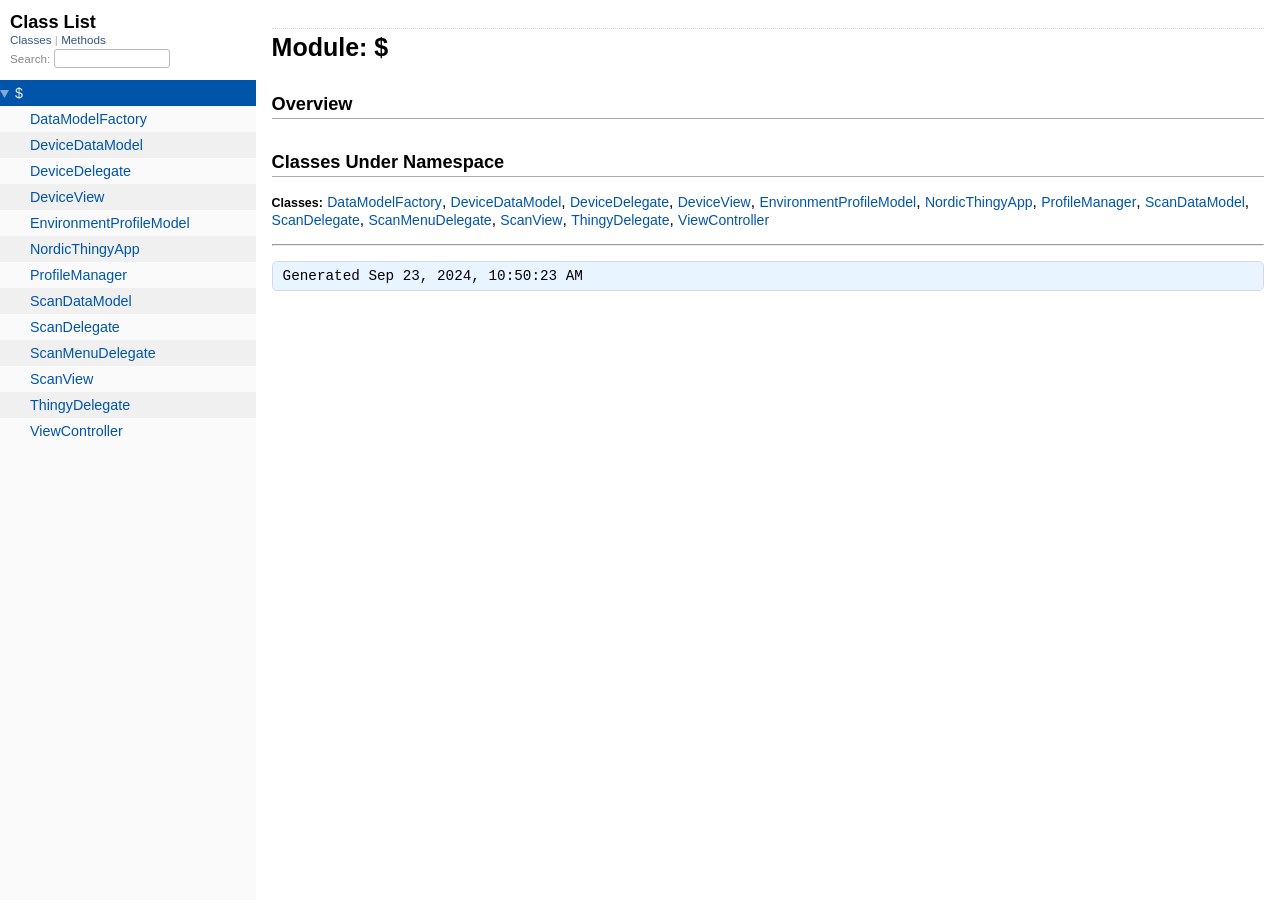
<file: docs/index.html>
<!-- Header -->
<!DOCTYPE html>
<html>
  <head>
    <meta charset="utf-8">
    <meta name="viewport" content="width=device-width, initial-scale=1.0">
    <title> $ </title>

    <link rel="stylesheet" href="./css/style.css" type="text/css" charset="utf-8" />
    <link rel="stylesheet" href="./css/common.css" type="text/css" charset="utf-8" />

    <script type="text/javascript" charset="utf-8">
      pathId = "$";
      relpath = './';
    </script>
    <script type="text/javascript" charset="utf-8" src="./js/jquery.js"></script>
    <script type="text/javascript" charset="utf-8" src="./js/app.js"></script>
 </head>

 <body>
<div class="nav_wrap">
  <iframe id="nav" src="./class_list.html"></iframe>
  <div id="resizer"></div>
</div>

<div id="main" tabindex="-1">
<iframe id="search_frame" src="./class_list.html"></iframe>


  <div id="content"><h1>Module: $</h1>


<h2>Overview</h2>
<!-- Overview -->






<div class="tags">





</div>



<!-- Child Classes -->
<h2>Classes Under Namespace</h2>
<p class="children">
<strong class="classes">Classes:</strong> <span class='type'><a href="./Global/DataModelFactory.html">DataModelFactory</a></span>, <span class='type'><a href="./Global/DeviceDataModel.html">DeviceDataModel</a></span>, <span class='type'><a href="./Global/DeviceDelegate.html">DeviceDelegate</a></span>, <span class='type'><a href="./Global/DeviceView.html">DeviceView</a></span>, <span class='type'><a href="./Global/EnvironmentProfileModel.html">EnvironmentProfileModel</a></span>, <span class='type'><a href="./Global/NordicThingyApp.html">NordicThingyApp</a></span>, <span class='type'><a href="./Global/ProfileManager.html">ProfileManager</a></span>, <span class='type'><a href="./Global/ScanDataModel.html">ScanDataModel</a></span>, <span class='type'><a href="./Global/ScanDelegate.html">ScanDelegate</a></span>, <span class='type'><a href="./Global/ScanMenuDelegate.html">ScanMenuDelegate</a></span>, <span class='type'><a href="./Global/ScanView.html">ScanView</a></span>, <span class='type'><a href="./Global/ThingyDelegate.html">ThingyDelegate</a></span>, <span class='type'><a href="./Global/ViewController.html">ViewController</a></span>
</p>







</div>

<hr/>

<p class="signature">
Generated Sep 23, 2024, 10:50:23 AM
</p>

</body>
</file>
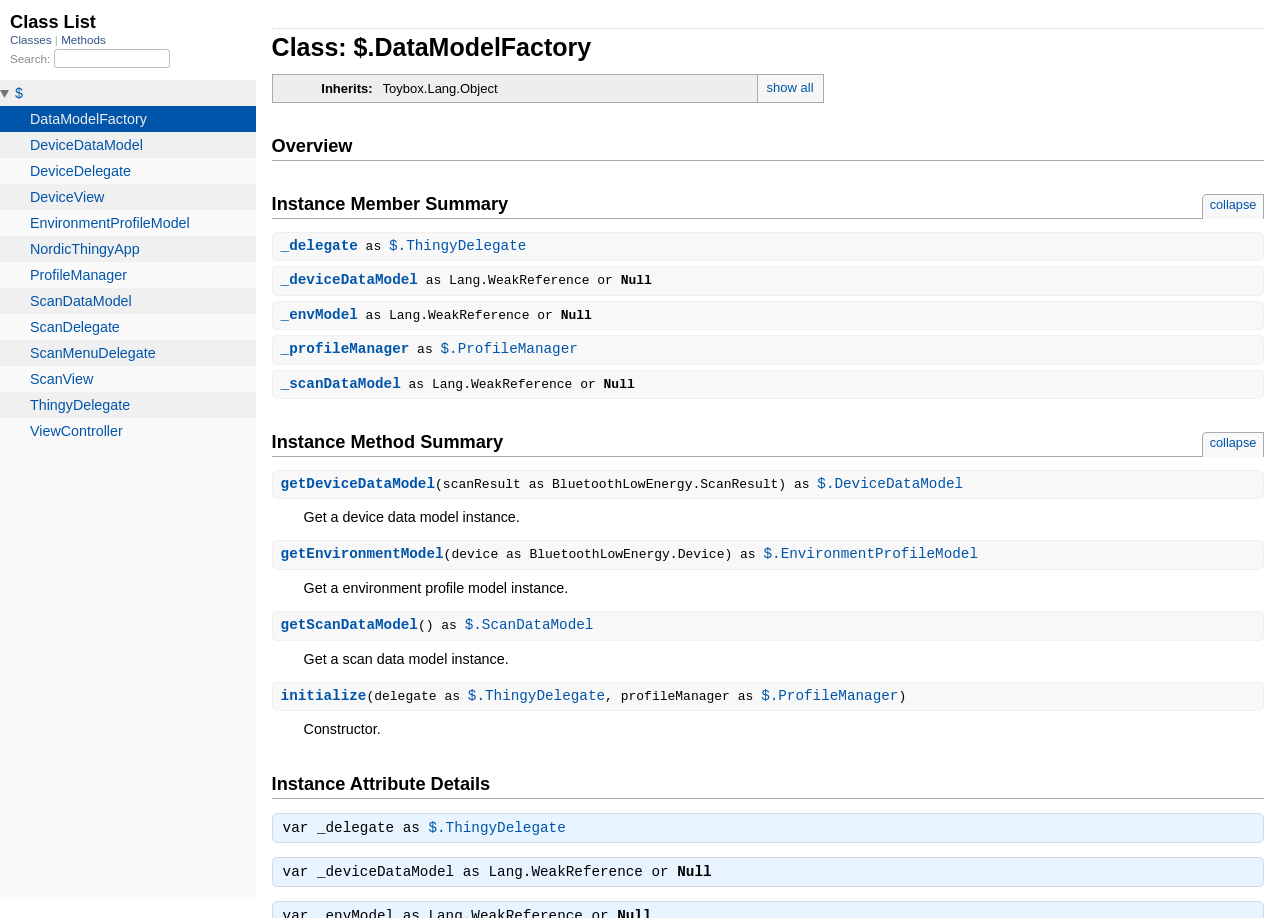
<file: docs/Global/DataModelFactory.html>
<!-- Header -->
<!DOCTYPE html>
<html>
  <head>
    <meta charset="utf-8">
    <meta name="viewport" content="width=device-width, initial-scale=1.0">
    <title> $.DataModelFactory </title>

    <link rel="stylesheet" href="../css/style.css" type="text/css" charset="utf-8" />
    <link rel="stylesheet" href="../css/common.css" type="text/css" charset="utf-8" />

    <script type="text/javascript" charset="utf-8">
      pathId = "$.DataModelFactory";
      relpath = '../';
    </script>
    <script type="text/javascript" charset="utf-8" src="../js/jquery.js"></script>
    <script type="text/javascript" charset="utf-8" src="../js/app.js"></script>
 </head>

 <body>
<div class="nav_wrap">
  <iframe id="nav" src="../class_list.html"></iframe>
  <div id="resizer"></div>
</div>

<div id="main" tabindex="-1">
<iframe id="search_frame" src="../class_list.html"></iframe>


  <div id="content"><h1>Class: $.DataModelFactory</h1>

  <!-- Inherits -->
  <div class="box_info">
    <dl>
  <dt>Inherits:</dt>
  <dd>
    <span class="inheritName">Toybox.Lang.Object</span>
    <ul class="fullTree">
      <li class="next">
  <div class='inline'>
    Toybox.Lang.Object
  </div>
</li>
<li class="next">
  <div class='inline'>
    <a href="../Global/DataModelFactory.html">DataModelFactory</a>
  </div>
</li>
    </ul>
    <a href="#" class="inheritanceTree">show all</a>
  </dd>
</dl>
  </div>

<h2>Overview</h2>
<!-- Overview -->






<div class="tags">





</div>







<h2>Instance Member Summary <small><a href="#" class="summary_toggle">collapse</a></small></h2>
<ul class="summary">
   <li class="public">
  <span class="summary_signature summary_signature_link">
    <a href="#_delegate-var" title="_delegate (Var)"><strong>_delegate</strong></a>  as <span class='type'><a href="../Global/ThingyDelegate.html">$.ThingyDelegate</a></span>
  </span>



</li><li class="public">
  <span class="summary_signature summary_signature_link">
    <a href="#_deviceDataModel-var" title="_deviceDataModel (Var)"><strong>_deviceDataModel</strong></a>  as Lang.WeakReference or <b>Null</b>
  </span>



</li><li class="public">
  <span class="summary_signature summary_signature_link">
    <a href="#_envModel-var" title="_envModel (Var)"><strong>_envModel</strong></a>  as Lang.WeakReference or <b>Null</b>
  </span>



</li><li class="public">
  <span class="summary_signature summary_signature_link">
    <a href="#_profileManager-var" title="_profileManager (Var)"><strong>_profileManager</strong></a>  as <span class='type'><a href="../Global/ProfileManager.html">$.ProfileManager</a></span>
  </span>



</li><li class="public">
  <span class="summary_signature summary_signature_link">
    <a href="#_scanDataModel-var" title="_scanDataModel (Var)"><strong>_scanDataModel</strong></a>  as Lang.WeakReference or <b>Null</b>
  </span>



</li>
</ul>

<h2>
   Instance Method Summary
   <small><a href="#" class="summary_toggle">collapse</a></small>
</h2>
<ul class="summary">
<li class="public">

      <span class="summary_signature summary_signature_link">
      <a href="#getDeviceDataModel-instance_function" title="getDeviceDataModel (Instance Function)"><strong>getDeviceDataModel</strong></a>(scanResult as BluetoothLowEnergy.ScanResult)    as <span class='type'><a href="../Global/DeviceDataModel.html">$.DeviceDataModel</a></span>
      </span>

  <span class="summary_desc">
    <div class="inline">
<p>
Get a device data model instance.
</p>


    </div>
  </span>
</li><li class="public">

      <span class="summary_signature summary_signature_link">
      <a href="#getEnvironmentModel-instance_function" title="getEnvironmentModel (Instance Function)"><strong>getEnvironmentModel</strong></a>(device as BluetoothLowEnergy.Device)    as <span class='type'><a href="../Global/EnvironmentProfileModel.html">$.EnvironmentProfileModel</a></span>
      </span>

  <span class="summary_desc">
    <div class="inline">
<p>
Get a environment profile model instance.
</p>


    </div>
  </span>
</li><li class="public">

      <span class="summary_signature summary_signature_link">
      <a href="#getScanDataModel-instance_function" title="getScanDataModel (Instance Function)"><strong>getScanDataModel</strong></a>()    as <span class='type'><a href="../Global/ScanDataModel.html">$.ScanDataModel</a></span>
      </span>

  <span class="summary_desc">
    <div class="inline">
<p>
Get a scan data model instance.
</p>


    </div>
  </span>
</li><li class="public">

      <span class="summary_signature summary_signature_link">
      <a href="#initialize-instance_function" title="initialize (Instance Function)"><strong>initialize</strong></a>(delegate as <span class='type'><a href="../Global/ThingyDelegate.html">$.ThingyDelegate</a></span>, profileManager as <span class='type'><a href="../Global/ProfileManager.html">$.ProfileManager</a></span>)
      </span>

  <span class="summary_desc">
    <div class="inline">
<p>
Constructor.
</p>


    </div>
  </span>
</li>
</ul>

 <div id="instance_attr_details" class="attr_details">
    <h2>Instance Attribute Details</h2>
    <dt id="_delegate-var" class="">
<h3 class="signature" id="_delegate-var">

var _delegate  as <span class='type'><a href="../Global/ThingyDelegate.html">$.ThingyDelegate</a></span>

</h3>




<div class="tags">






</div>

</dt><dt id="_deviceDataModel-var" class="">
<h3 class="signature" id="_deviceDataModel-var">

var _deviceDataModel  as Lang.WeakReference or <b>Null</b>

</h3>




<div class="tags">






</div>

</dt><dt id="_envModel-var" class="">
<h3 class="signature" id="_envModel-var">

var _envModel  as Lang.WeakReference or <b>Null</b>

</h3>




<div class="tags">






</div>

</dt><dt id="_profileManager-var" class="">
<h3 class="signature" id="_profileManager-var">

var _profileManager  as <span class='type'><a href="../Global/ProfileManager.html">$.ProfileManager</a></span>

</h3>




<div class="tags">






</div>

</dt><dt id="_scanDataModel-var" class="">
<h3 class="signature" id="_scanDataModel-var">

var _scanDataModel  as Lang.WeakReference or <b>Null</b>

</h3>




<div class="tags">






</div>

</dt>
 </div>

 <div id="instance_method_details" class="method_details_list">
  <h2>Instance Method Details</h2>
<div class="method_details">
  <h3 class="signature" id="getDeviceDataModel-instance_function">
    <strong>getDeviceDataModel(scanResult as BluetoothLowEnergy.ScanResult)</strong> <span class='type'> as <span class='type'><a href="../Global/DeviceDataModel.html">$.DeviceDataModel</a></span></span>
  </h3>

  <div class="docstring">
    <div class="discussion">
      <p>
Get a device data model instance
</p>


    </div>
  </div>

  <div class="tags">
    <p class="tag_title">Parameters:</p>
    <ul class="param">
      <li>
        <span class='name'>scanResult</span>
        &mdash;
        <div class='inline'>
<p>
The scan result to use for a new model
</p>


        </div>
    </li>
    </ul>




    <p class="tag_title">Returns:</p>
    <ul class="return">
      <li>
  <div class='inline'>
    <p>
The current device data model or a new one
</p>


  </div>
</li>
    </ul>




  </div>
</div><div class="method_details">
  <h3 class="signature" id="getEnvironmentModel-instance_function">
    <strong>getEnvironmentModel(device as BluetoothLowEnergy.Device)</strong> <span class='type'> as <span class='type'><a href="../Global/EnvironmentProfileModel.html">$.EnvironmentProfileModel</a></span></span>
  </h3>

  <div class="docstring">
    <div class="discussion">
      <p>
Get a environment profile model instance
</p>


    </div>
  </div>

  <div class="tags">
    <p class="tag_title">Parameters:</p>
    <ul class="param">
      <li>
        <span class='name'>device</span>
        &mdash;
        <div class='inline'>
<p>
The device to use for a new model
</p>


        </div>
    </li>
    </ul>




    <p class="tag_title">Returns:</p>
    <ul class="return">
      <li>
  <div class='inline'>
    <p>
The current environment profile model or a new one
</p>


  </div>
</li>
    </ul>




  </div>
</div><div class="method_details">
  <h3 class="signature" id="getScanDataModel-instance_function">
    <strong>getScanDataModel()</strong> <span class='type'> as <span class='type'><a href="../Global/ScanDataModel.html">$.ScanDataModel</a></span></span>
  </h3>

  <div class="docstring">
    <div class="discussion">
      <p>
Get a scan data model instance
</p>


    </div>
  </div>

  <div class="tags">




    <p class="tag_title">Returns:</p>
    <ul class="return">
      <li>
  <div class='inline'>
    <p>
The current scan data model or a new one
</p>


  </div>
</li>
    </ul>




  </div>
</div><div class="method_details">
  <h3 class="signature" id="initialize-instance_function">
    <strong>initialize(delegate as <span class='type'><a href="../Global/ThingyDelegate.html">$.ThingyDelegate</a></span>, profileManager as <span class='type'><a href="../Global/ProfileManager.html">$.ProfileManager</a></span>)</strong>
  </h3>

  <div class="docstring">
    <div class="discussion">
      <p>
Constructor
</p>


    </div>
  </div>

  <div class="tags">
    <p class="tag_title">Parameters:</p>
    <ul class="param">
      <li>
        <span class='name'>delegate</span>
        &mdash;
        <div class='inline'>
<p>
The BLE delegate to use for the models
</p>


        </div>
    </li><li>
        <span class='name'>profileManager</span>
        &mdash;
        <div class='inline'>
<p>
The profile manager to use for a profile model
</p>


        </div>
    </li>
    </ul>








  </div>
</div>
</div>
</div>

<hr/>

<p class="signature">
Generated Sep 23, 2024, 10:50:23 AM
</p>

</body>
</file>
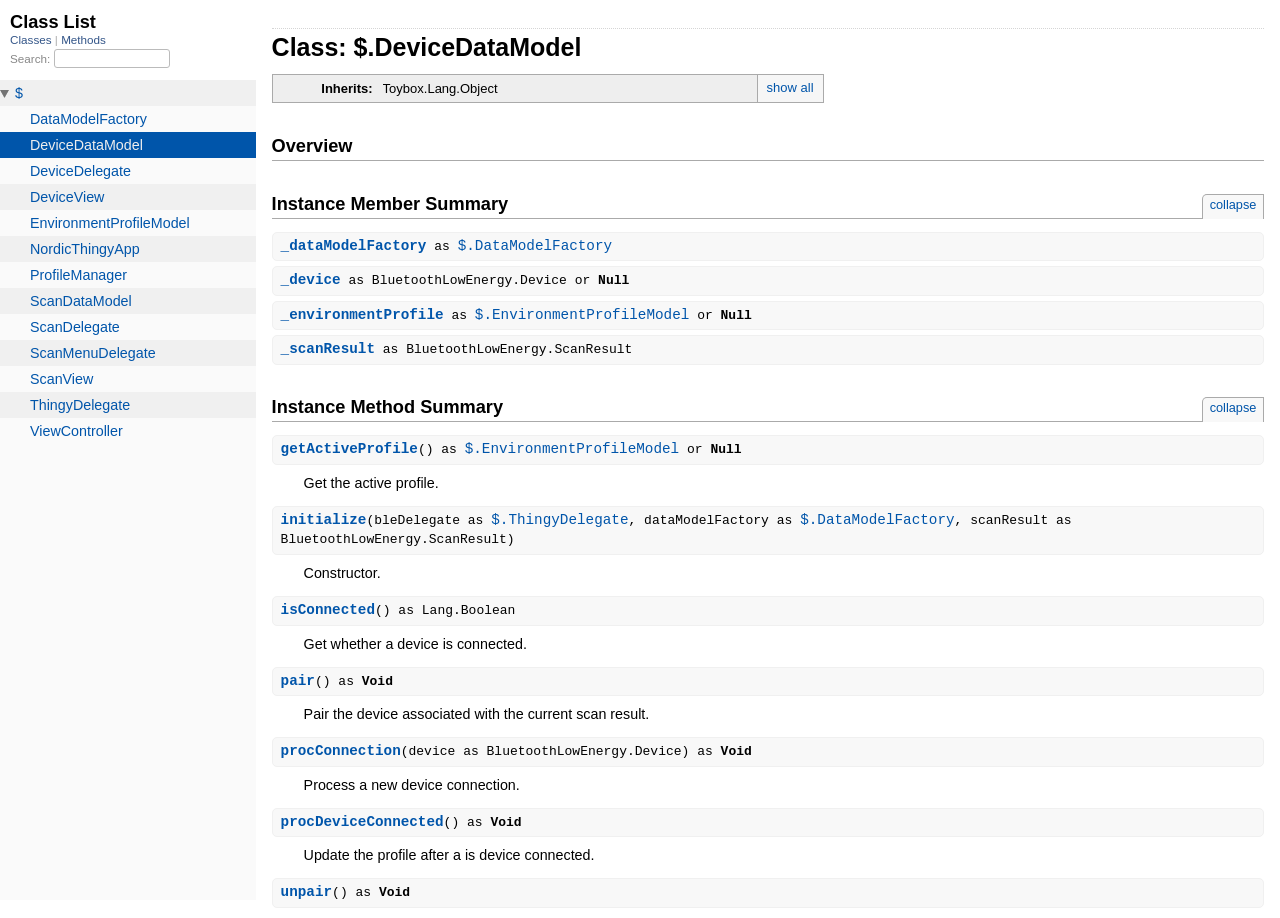
<file: docs/Global/DeviceDataModel.html>
<!-- Header -->
<!DOCTYPE html>
<html>
  <head>
    <meta charset="utf-8">
    <meta name="viewport" content="width=device-width, initial-scale=1.0">
    <title> $.DeviceDataModel </title>

    <link rel="stylesheet" href="../css/style.css" type="text/css" charset="utf-8" />
    <link rel="stylesheet" href="../css/common.css" type="text/css" charset="utf-8" />

    <script type="text/javascript" charset="utf-8">
      pathId = "$.DeviceDataModel";
      relpath = '../';
    </script>
    <script type="text/javascript" charset="utf-8" src="../js/jquery.js"></script>
    <script type="text/javascript" charset="utf-8" src="../js/app.js"></script>
 </head>

 <body>
<div class="nav_wrap">
  <iframe id="nav" src="../class_list.html"></iframe>
  <div id="resizer"></div>
</div>

<div id="main" tabindex="-1">
<iframe id="search_frame" src="../class_list.html"></iframe>


  <div id="content"><h1>Class: $.DeviceDataModel</h1>

  <!-- Inherits -->
  <div class="box_info">
    <dl>
  <dt>Inherits:</dt>
  <dd>
    <span class="inheritName">Toybox.Lang.Object</span>
    <ul class="fullTree">
      <li class="next">
  <div class='inline'>
    Toybox.Lang.Object
  </div>
</li>
<li class="next">
  <div class='inline'>
    <a href="../Global/DeviceDataModel.html">DeviceDataModel</a>
  </div>
</li>
    </ul>
    <a href="#" class="inheritanceTree">show all</a>
  </dd>
</dl>
  </div>

<h2>Overview</h2>
<!-- Overview -->






<div class="tags">





</div>







<h2>Instance Member Summary <small><a href="#" class="summary_toggle">collapse</a></small></h2>
<ul class="summary">
   <li class="public">
  <span class="summary_signature summary_signature_link">
    <a href="#_dataModelFactory-var" title="_dataModelFactory (Var)"><strong>_dataModelFactory</strong></a>  as <span class='type'><a href="../Global/DataModelFactory.html">$.DataModelFactory</a></span>
  </span>



</li><li class="public">
  <span class="summary_signature summary_signature_link">
    <a href="#_device-var" title="_device (Var)"><strong>_device</strong></a>  as BluetoothLowEnergy.Device or <b>Null</b>
  </span>



</li><li class="public">
  <span class="summary_signature summary_signature_link">
    <a href="#_environmentProfile-var" title="_environmentProfile (Var)"><strong>_environmentProfile</strong></a>  as <span class='type'><a href="../Global/EnvironmentProfileModel.html">$.EnvironmentProfileModel</a></span> or <b>Null</b>
  </span>



</li><li class="public">
  <span class="summary_signature summary_signature_link">
    <a href="#_scanResult-var" title="_scanResult (Var)"><strong>_scanResult</strong></a>  as BluetoothLowEnergy.ScanResult
  </span>



</li>
</ul>

<h2>
   Instance Method Summary
   <small><a href="#" class="summary_toggle">collapse</a></small>
</h2>
<ul class="summary">
<li class="public">

      <span class="summary_signature summary_signature_link">
      <a href="#getActiveProfile-instance_function" title="getActiveProfile (Instance Function)"><strong>getActiveProfile</strong></a>()    as <span class='type'><a href="../Global/EnvironmentProfileModel.html">$.EnvironmentProfileModel</a></span> or <b>Null</b>
      </span>

  <span class="summary_desc">
    <div class="inline">
<p>
Get the active profile.
</p>


    </div>
  </span>
</li><li class="public">

      <span class="summary_signature summary_signature_link">
      <a href="#initialize-instance_function" title="initialize (Instance Function)"><strong>initialize</strong></a>(bleDelegate as <span class='type'><a href="../Global/ThingyDelegate.html">$.ThingyDelegate</a></span>, dataModelFactory as <span class='type'><a href="../Global/DataModelFactory.html">$.DataModelFactory</a></span>, scanResult as BluetoothLowEnergy.ScanResult)
      </span>

  <span class="summary_desc">
    <div class="inline">
<p>
Constructor.
</p>


    </div>
  </span>
</li><li class="public">

      <span class="summary_signature summary_signature_link">
      <a href="#isConnected-instance_function" title="isConnected (Instance Function)"><strong>isConnected</strong></a>()    as Lang.Boolean
      </span>

  <span class="summary_desc">
    <div class="inline">
<p>
Get whether a device is connected.
</p>


    </div>
  </span>
</li><li class="public">

      <span class="summary_signature summary_signature_link">
      <a href="#pair-instance_function" title="pair (Instance Function)"><strong>pair</strong></a>()    as <b>Void</b>
      </span>

  <span class="summary_desc">
    <div class="inline">
<p>
Pair the device associated with the current scan result.
</p>


    </div>
  </span>
</li><li class="public">

      <span class="summary_signature summary_signature_link">
      <a href="#procConnection-instance_function" title="procConnection (Instance Function)"><strong>procConnection</strong></a>(device as BluetoothLowEnergy.Device)    as <b>Void</b>
      </span>

  <span class="summary_desc">
    <div class="inline">
<p>
Process a new device connection.
</p>


    </div>
  </span>
</li><li class="public">

      <span class="summary_signature summary_signature_link">
      <a href="#procDeviceConnected-instance_function" title="procDeviceConnected (Instance Function)"><strong>procDeviceConnected</strong></a>()    as <b>Void</b>
      </span>

  <span class="summary_desc">
    <div class="inline">
<p>
Update the profile after a is device connected.
</p>


    </div>
  </span>
</li><li class="public">

      <span class="summary_signature summary_signature_link">
      <a href="#unpair-instance_function" title="unpair (Instance Function)"><strong>unpair</strong></a>()    as <b>Void</b>
      </span>

  <span class="summary_desc">
    <div class="inline">
<p>
Unpair the current device.
</p>


    </div>
  </span>
</li>
</ul>

 <div id="instance_attr_details" class="attr_details">
    <h2>Instance Attribute Details</h2>
    <dt id="_dataModelFactory-var" class="">
<h3 class="signature" id="_dataModelFactory-var">

var _dataModelFactory  as <span class='type'><a href="../Global/DataModelFactory.html">$.DataModelFactory</a></span>

</h3>




<div class="tags">






</div>

</dt><dt id="_device-var" class="">
<h3 class="signature" id="_device-var">

var _device  as BluetoothLowEnergy.Device or <b>Null</b>

</h3>




<div class="tags">






</div>

</dt><dt id="_environmentProfile-var" class="">
<h3 class="signature" id="_environmentProfile-var">

var _environmentProfile  as <span class='type'><a href="../Global/EnvironmentProfileModel.html">$.EnvironmentProfileModel</a></span> or <b>Null</b>

</h3>




<div class="tags">






</div>

</dt><dt id="_scanResult-var" class="">
<h3 class="signature" id="_scanResult-var">

var _scanResult  as BluetoothLowEnergy.ScanResult

</h3>




<div class="tags">






</div>

</dt>
 </div>

 <div id="instance_method_details" class="method_details_list">
  <h2>Instance Method Details</h2>
<div class="method_details">
  <h3 class="signature" id="getActiveProfile-instance_function">
    <strong>getActiveProfile()</strong> <span class='type'> as <span class='type'><a href="../Global/EnvironmentProfileModel.html">$.EnvironmentProfileModel</a></span> or <b>Null</b></span>
  </h3>

  <div class="docstring">
    <div class="discussion">
      <p>
Get the active profile
</p>


    </div>
  </div>

  <div class="tags">




    <p class="tag_title">Returns:</p>
    <ul class="return">
      <li>
  <div class='inline'>
    <p>
The current profile, or null if no device connected
</p>


  </div>
</li>
    </ul>




  </div>
</div><div class="method_details">
  <h3 class="signature" id="initialize-instance_function">
    <strong>initialize(bleDelegate as <span class='type'><a href="../Global/ThingyDelegate.html">$.ThingyDelegate</a></span>, dataModelFactory as <span class='type'><a href="../Global/DataModelFactory.html">$.DataModelFactory</a></span>, scanResult as BluetoothLowEnergy.ScanResult)</strong>
  </h3>

  <div class="docstring">
    <div class="discussion">
      <p>
Constructor
</p>


    </div>
  </div>

  <div class="tags">
    <p class="tag_title">Parameters:</p>
    <ul class="param">
      <li>
        <span class='name'>bleDelegate</span>
        &mdash;
        <div class='inline'>
<p>
The BLE delegate for the model
</p>


        </div>
    </li><li>
        <span class='name'>dataModelFactory</span>
        &mdash;
        <div class='inline'>
<p>
The factory to create models
</p>


        </div>
    </li><li>
        <span class='name'>scanResult</span>
        &mdash;
        <div class='inline'>
<p>
The device scan result
</p>


        </div>
    </li>
    </ul>








  </div>
</div><div class="method_details">
  <h3 class="signature" id="isConnected-instance_function">
    <strong>isConnected()</strong> <span class='type'> as Lang.Boolean</span>
  </h3>

  <div class="docstring">
    <div class="discussion">
      <p>
Get whether a device is connected
</p>


    </div>
  </div>

  <div class="tags">




    <p class="tag_title">Returns:</p>
    <ul class="return">
      <li>
  <div class='inline'>
    <p>
true if connected, false otherwise
</p>


  </div>
</li>
    </ul>




  </div>
</div><div class="method_details">
  <h3 class="signature" id="pair-instance_function">
    <strong>pair()</strong> <span class='type'> as <b>Void</b></span>
  </h3>

  <div class="docstring">
    <div class="discussion">
      <p>
Pair the device associated with the current scan result
</p>


    </div>
  </div>

  <div class="tags">








  </div>
</div><div class="method_details">
  <h3 class="signature" id="procConnection-instance_function">
    <strong>procConnection(device as BluetoothLowEnergy.Device)</strong> <span class='type'> as <b>Void</b></span>
  </h3>

  <div class="docstring">
    <div class="discussion">
      <p>
Process a new device connection
</p>


    </div>
  </div>

  <div class="tags">
    <p class="tag_title">Parameters:</p>
    <ul class="param">
      <li>
        <span class='name'>device</span>
        &mdash;
        <div class='inline'>
<p>
The device that was connected
</p>


        </div>
    </li>
    </ul>








  </div>
</div><div class="method_details">
  <h3 class="signature" id="procDeviceConnected-instance_function">
    <strong>procDeviceConnected()</strong> <span class='type'> as <b>Void</b></span>
  </h3>

  <div class="docstring">
    <div class="discussion">
      <p>
Update the profile after a is device connected
</p>


    </div>
  </div>

  <div class="tags">








  </div>
</div><div class="method_details">
  <h3 class="signature" id="unpair-instance_function">
    <strong>unpair()</strong> <span class='type'> as <b>Void</b></span>
  </h3>

  <div class="docstring">
    <div class="discussion">
      <p>
Unpair the current device
</p>


    </div>
  </div>

  <div class="tags">








  </div>
</div>
</div>
</div>

<hr/>

<p class="signature">
Generated Sep 23, 2024, 10:50:23 AM
</p>

</body>
</file>
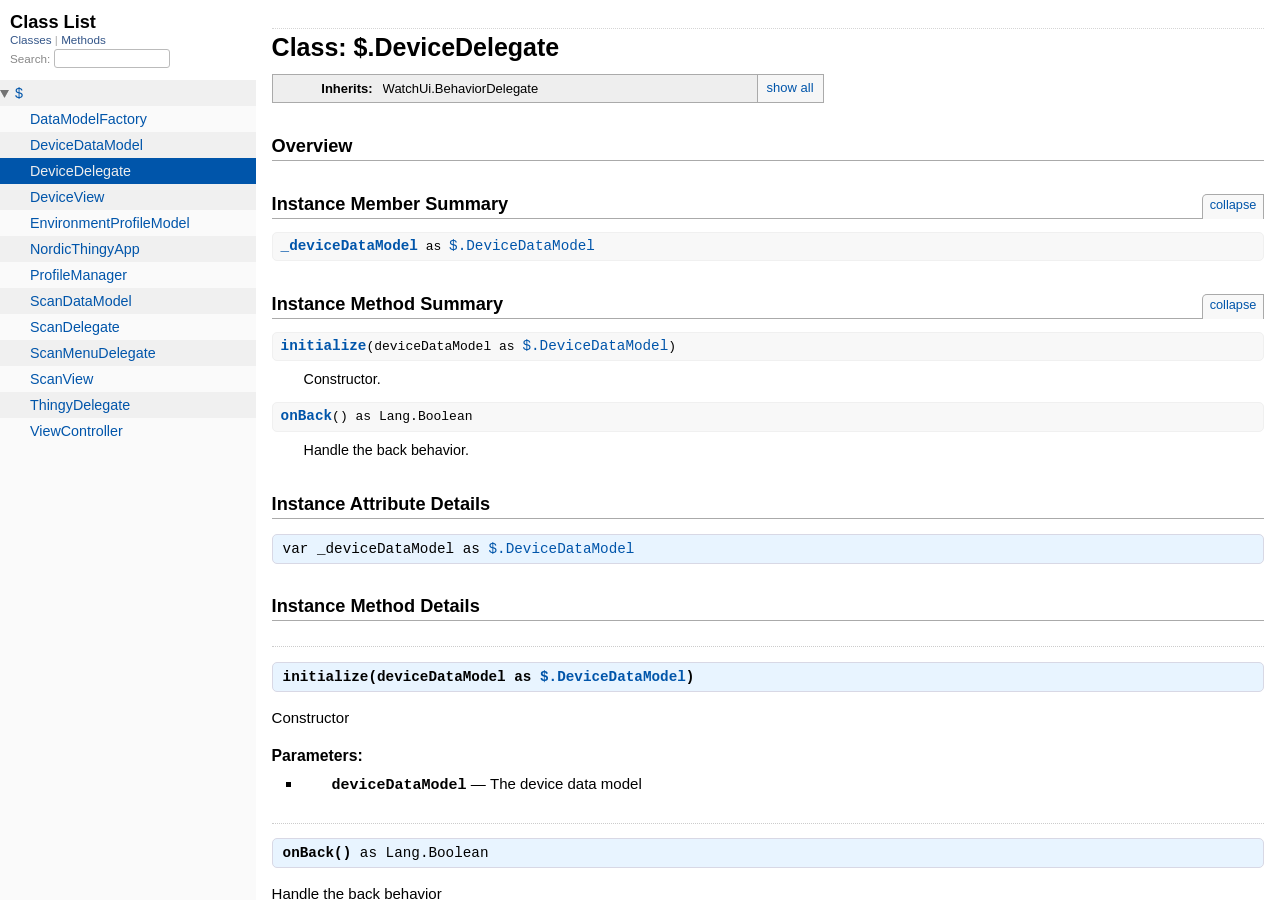
<file: docs/Global/DeviceDelegate.html>
<!-- Header -->
<!DOCTYPE html>
<html>
  <head>
    <meta charset="utf-8">
    <meta name="viewport" content="width=device-width, initial-scale=1.0">
    <title> $.DeviceDelegate </title>

    <link rel="stylesheet" href="../css/style.css" type="text/css" charset="utf-8" />
    <link rel="stylesheet" href="../css/common.css" type="text/css" charset="utf-8" />

    <script type="text/javascript" charset="utf-8">
      pathId = "$.DeviceDelegate";
      relpath = '../';
    </script>
    <script type="text/javascript" charset="utf-8" src="../js/jquery.js"></script>
    <script type="text/javascript" charset="utf-8" src="../js/app.js"></script>
 </head>

 <body>
<div class="nav_wrap">
  <iframe id="nav" src="../class_list.html"></iframe>
  <div id="resizer"></div>
</div>

<div id="main" tabindex="-1">
<iframe id="search_frame" src="../class_list.html"></iframe>


  <div id="content"><h1>Class: $.DeviceDelegate</h1>

  <!-- Inherits -->
  <div class="box_info">
    <dl>
  <dt>Inherits:</dt>
  <dd>
    <span class="inheritName">WatchUi.BehaviorDelegate</span>
    <ul class="fullTree">
      <li class="next">
  <div class='inline'>
    WatchUi.BehaviorDelegate
  </div>
</li>
<li class="next">
  <div class='inline'>
    <a href="../Global/DeviceDelegate.html">DeviceDelegate</a>
  </div>
</li>
    </ul>
    <a href="#" class="inheritanceTree">show all</a>
  </dd>
</dl>
  </div>

<h2>Overview</h2>
<!-- Overview -->






<div class="tags">





</div>







<h2>Instance Member Summary <small><a href="#" class="summary_toggle">collapse</a></small></h2>
<ul class="summary">
   <li class="public">
  <span class="summary_signature summary_signature_link">
    <a href="#_deviceDataModel-var" title="_deviceDataModel (Var)"><strong>_deviceDataModel</strong></a>  as <span class='type'><a href="../Global/DeviceDataModel.html">$.DeviceDataModel</a></span>
  </span>



</li>
</ul>

<h2>
   Instance Method Summary
   <small><a href="#" class="summary_toggle">collapse</a></small>
</h2>
<ul class="summary">
<li class="public">

      <span class="summary_signature summary_signature_link">
      <a href="#initialize-instance_function" title="initialize (Instance Function)"><strong>initialize</strong></a>(deviceDataModel as <span class='type'><a href="../Global/DeviceDataModel.html">$.DeviceDataModel</a></span>)
      </span>

  <span class="summary_desc">
    <div class="inline">
<p>
Constructor.
</p>


    </div>
  </span>
</li><li class="public">

      <span class="summary_signature summary_signature_link">
      <a href="#onBack-instance_function" title="onBack (Instance Function)"><strong>onBack</strong></a>()    as Lang.Boolean
      </span>

  <span class="summary_desc">
    <div class="inline">
<p>
Handle the back behavior.
</p>


    </div>
  </span>
</li>
</ul>

 <div id="instance_attr_details" class="attr_details">
    <h2>Instance Attribute Details</h2>
    <dt id="_deviceDataModel-var" class="">
<h3 class="signature" id="_deviceDataModel-var">

var _deviceDataModel  as <span class='type'><a href="../Global/DeviceDataModel.html">$.DeviceDataModel</a></span>

</h3>




<div class="tags">






</div>

</dt>
 </div>

 <div id="instance_method_details" class="method_details_list">
  <h2>Instance Method Details</h2>
<div class="method_details">
  <h3 class="signature" id="initialize-instance_function">
    <strong>initialize(deviceDataModel as <span class='type'><a href="../Global/DeviceDataModel.html">$.DeviceDataModel</a></span>)</strong>
  </h3>

  <div class="docstring">
    <div class="discussion">
      <p>
Constructor
</p>


    </div>
  </div>

  <div class="tags">
    <p class="tag_title">Parameters:</p>
    <ul class="param">
      <li>
        <span class='name'>deviceDataModel</span>
        &mdash;
        <div class='inline'>
<p>
The device data model
</p>


        </div>
    </li>
    </ul>








  </div>
</div><div class="method_details">
  <h3 class="signature" id="onBack-instance_function">
    <strong>onBack()</strong> <span class='type'> as Lang.Boolean</span>
  </h3>

  <div class="docstring">
    <div class="discussion">
      <p>
Handle the back behavior
</p>


    </div>
  </div>

  <div class="tags">




    <p class="tag_title">Returns:</p>
    <ul class="return">
      <li>
  <div class='inline'>
    <p>
true if handled, false otherwise
</p>


  </div>
</li>
    </ul>




  </div>
</div>
</div>
</div>

<hr/>

<p class="signature">
Generated Sep 23, 2024, 10:50:23 AM
</p>

</body>
</file>
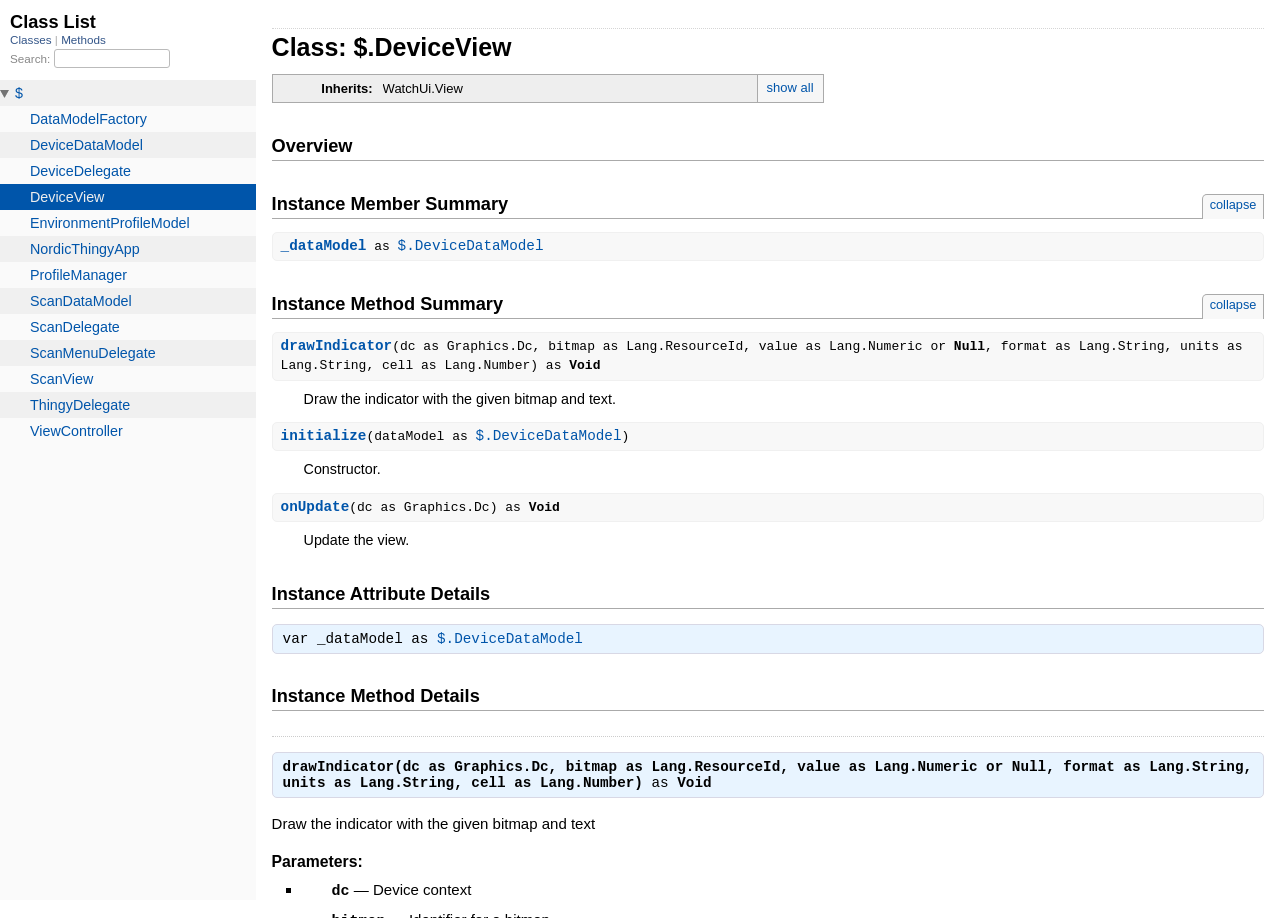
<file: docs/Global/DeviceView.html>
<!-- Header -->
<!DOCTYPE html>
<html>
  <head>
    <meta charset="utf-8">
    <meta name="viewport" content="width=device-width, initial-scale=1.0">
    <title> $.DeviceView </title>

    <link rel="stylesheet" href="../css/style.css" type="text/css" charset="utf-8" />
    <link rel="stylesheet" href="../css/common.css" type="text/css" charset="utf-8" />

    <script type="text/javascript" charset="utf-8">
      pathId = "$.DeviceView";
      relpath = '../';
    </script>
    <script type="text/javascript" charset="utf-8" src="../js/jquery.js"></script>
    <script type="text/javascript" charset="utf-8" src="../js/app.js"></script>
 </head>

 <body>
<div class="nav_wrap">
  <iframe id="nav" src="../class_list.html"></iframe>
  <div id="resizer"></div>
</div>

<div id="main" tabindex="-1">
<iframe id="search_frame" src="../class_list.html"></iframe>


  <div id="content"><h1>Class: $.DeviceView</h1>

  <!-- Inherits -->
  <div class="box_info">
    <dl>
  <dt>Inherits:</dt>
  <dd>
    <span class="inheritName">WatchUi.View</span>
    <ul class="fullTree">
      <li class="next">
  <div class='inline'>
    WatchUi.View
  </div>
</li>
<li class="next">
  <div class='inline'>
    <a href="../Global/DeviceView.html">DeviceView</a>
  </div>
</li>
    </ul>
    <a href="#" class="inheritanceTree">show all</a>
  </dd>
</dl>
  </div>

<h2>Overview</h2>
<!-- Overview -->






<div class="tags">





</div>







<h2>Instance Member Summary <small><a href="#" class="summary_toggle">collapse</a></small></h2>
<ul class="summary">
   <li class="public">
  <span class="summary_signature summary_signature_link">
    <a href="#_dataModel-var" title="_dataModel (Var)"><strong>_dataModel</strong></a>  as <span class='type'><a href="../Global/DeviceDataModel.html">$.DeviceDataModel</a></span>
  </span>



</li>
</ul>

<h2>
   Instance Method Summary
   <small><a href="#" class="summary_toggle">collapse</a></small>
</h2>
<ul class="summary">
<li class="public">

      <span class="summary_signature summary_signature_link">
      <a href="#drawIndicator-instance_function" title="drawIndicator (Instance Function)"><strong>drawIndicator</strong></a>(dc as Graphics.Dc, bitmap as Lang.ResourceId, value as Lang.Numeric or <b>Null</b>, format as Lang.String, units as Lang.String, cell as Lang.Number)    as <b>Void</b>
      </span>

  <span class="summary_desc">
    <div class="inline">
<p>
Draw the indicator with the given bitmap and text.
</p>


    </div>
  </span>
</li><li class="public">

      <span class="summary_signature summary_signature_link">
      <a href="#initialize-instance_function" title="initialize (Instance Function)"><strong>initialize</strong></a>(dataModel as <span class='type'><a href="../Global/DeviceDataModel.html">$.DeviceDataModel</a></span>)
      </span>

  <span class="summary_desc">
    <div class="inline">
<p>
Constructor.
</p>


    </div>
  </span>
</li><li class="public">

      <span class="summary_signature summary_signature_link">
      <a href="#onUpdate-instance_function" title="onUpdate (Instance Function)"><strong>onUpdate</strong></a>(dc as Graphics.Dc)    as <b>Void</b>
      </span>

  <span class="summary_desc">
    <div class="inline">
<p>
Update the view.
</p>


    </div>
  </span>
</li>
</ul>

 <div id="instance_attr_details" class="attr_details">
    <h2>Instance Attribute Details</h2>
    <dt id="_dataModel-var" class="">
<h3 class="signature" id="_dataModel-var">

var _dataModel  as <span class='type'><a href="../Global/DeviceDataModel.html">$.DeviceDataModel</a></span>

</h3>




<div class="tags">






</div>

</dt>
 </div>

 <div id="instance_method_details" class="method_details_list">
  <h2>Instance Method Details</h2>
<div class="method_details">
  <h3 class="signature" id="drawIndicator-instance_function">
    <strong>drawIndicator(dc as Graphics.Dc, bitmap as Lang.ResourceId, value as Lang.Numeric or <b>Null</b>, format as Lang.String, units as Lang.String, cell as Lang.Number)</strong> <span class='type'> as <b>Void</b></span>
  </h3>

  <div class="docstring">
    <div class="discussion">
      <p>
Draw the indicator with the given bitmap and text
</p>


    </div>
  </div>

  <div class="tags">
    <p class="tag_title">Parameters:</p>
    <ul class="param">
      <li>
        <span class='name'>dc</span>
        &mdash;
        <div class='inline'>
<p>
Device context
</p>


        </div>
    </li><li>
        <span class='name'>bitmap</span>
        &mdash;
        <div class='inline'>
<p>
Identifier for a bitmap
</p>


        </div>
    </li><li>
        <span class='name'>value</span>
        &mdash;
        <div class='inline'>
<p>
The value
</p>


        </div>
    </li><li>
        <span class='name'>format</span>
        &mdash;
        <div class='inline'>
<p>
Formatting string for the value
</p>


        </div>
    </li><li>
        <span class='name'>units</span>
        &mdash;
        <div class='inline'>
<p>
The units for the value
</p>


        </div>
    </li><li>
        <span class='name'>cell</span>
        &mdash;
        <div class='inline'>
<p>
Which cell to place the indicator in
</p>


        </div>
    </li>
    </ul>








  </div>
</div><div class="method_details">
  <h3 class="signature" id="initialize-instance_function">
    <strong>initialize(dataModel as <span class='type'><a href="../Global/DeviceDataModel.html">$.DeviceDataModel</a></span>)</strong>
  </h3>

  <div class="docstring">
    <div class="discussion">
      <p>
Constructor
</p>


    </div>
  </div>

  <div class="tags">
    <p class="tag_title">Parameters:</p>
    <ul class="param">
      <li>
        <span class='name'>dataModel</span>
        &mdash;
        <div class='inline'>
<p>
The data to show
</p>


        </div>
    </li>
    </ul>








  </div>
</div><div class="method_details">
  <h3 class="signature" id="onUpdate-instance_function">
    <strong>onUpdate(dc as Graphics.Dc)</strong> <span class='type'> as <b>Void</b></span>
  </h3>

  <div class="docstring">
    <div class="discussion">
      <p>
Update the view
</p>


    </div>
  </div>

  <div class="tags">
    <p class="tag_title">Parameters:</p>
    <ul class="param">
      <li>
        <span class='name'>dc</span>
        &mdash;
        <div class='inline'>
<p>
Device Context
</p>


        </div>
    </li>
    </ul>








  </div>
</div>
</div>
</div>

<hr/>

<p class="signature">
Generated Sep 23, 2024, 10:50:23 AM
</p>

</body>
</file>
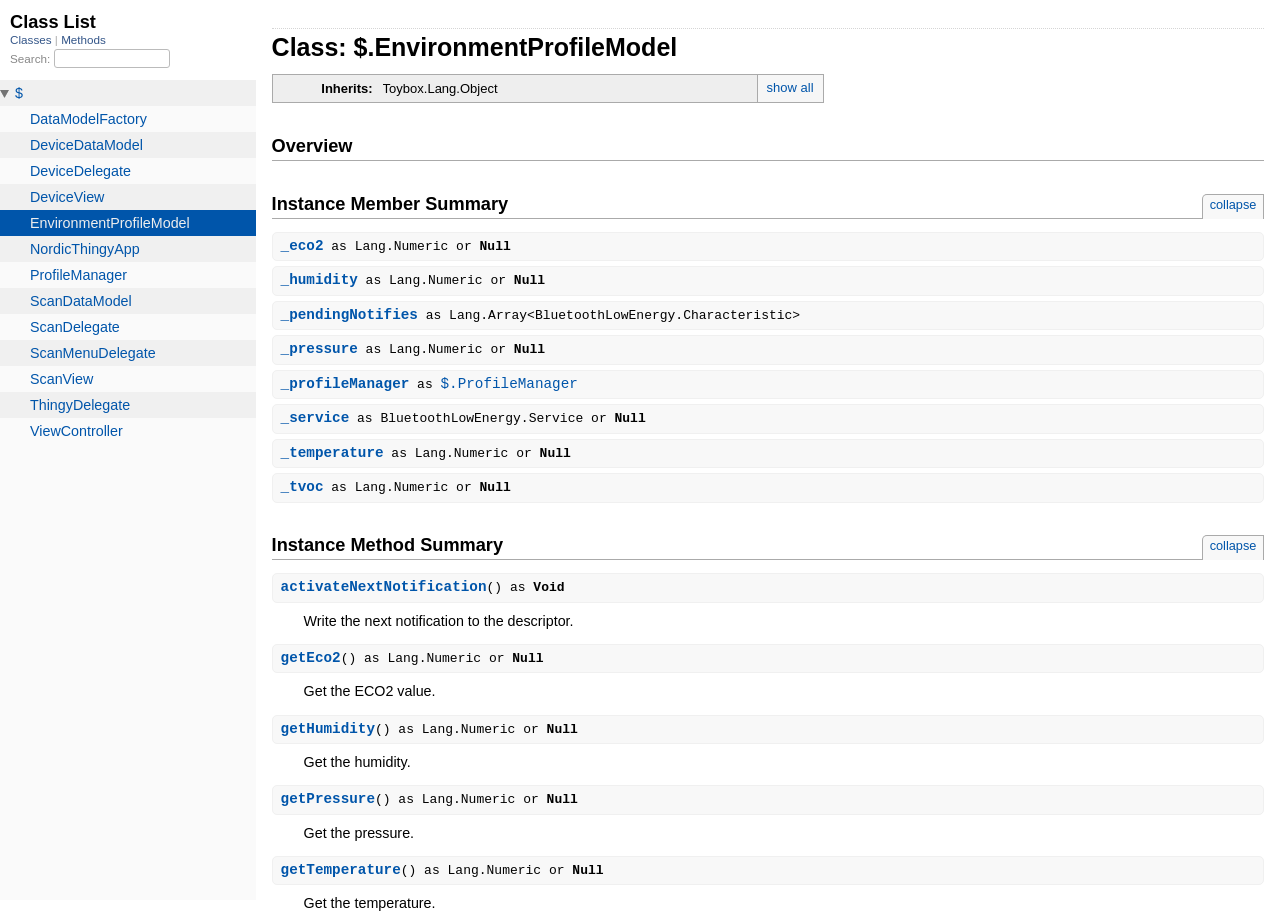
<file: docs/Global/EnvironmentProfileModel.html>
<!-- Header -->
<!DOCTYPE html>
<html>
  <head>
    <meta charset="utf-8">
    <meta name="viewport" content="width=device-width, initial-scale=1.0">
    <title> $.EnvironmentProfileModel </title>

    <link rel="stylesheet" href="../css/style.css" type="text/css" charset="utf-8" />
    <link rel="stylesheet" href="../css/common.css" type="text/css" charset="utf-8" />

    <script type="text/javascript" charset="utf-8">
      pathId = "$.EnvironmentProfileModel";
      relpath = '../';
    </script>
    <script type="text/javascript" charset="utf-8" src="../js/jquery.js"></script>
    <script type="text/javascript" charset="utf-8" src="../js/app.js"></script>
 </head>

 <body>
<div class="nav_wrap">
  <iframe id="nav" src="../class_list.html"></iframe>
  <div id="resizer"></div>
</div>

<div id="main" tabindex="-1">
<iframe id="search_frame" src="../class_list.html"></iframe>


  <div id="content"><h1>Class: $.EnvironmentProfileModel</h1>

  <!-- Inherits -->
  <div class="box_info">
    <dl>
  <dt>Inherits:</dt>
  <dd>
    <span class="inheritName">Toybox.Lang.Object</span>
    <ul class="fullTree">
      <li class="next">
  <div class='inline'>
    Toybox.Lang.Object
  </div>
</li>
<li class="next">
  <div class='inline'>
    <a href="../Global/EnvironmentProfileModel.html">EnvironmentProfileModel</a>
  </div>
</li>
    </ul>
    <a href="#" class="inheritanceTree">show all</a>
  </dd>
</dl>
  </div>

<h2>Overview</h2>
<!-- Overview -->






<div class="tags">





</div>







<h2>Instance Member Summary <small><a href="#" class="summary_toggle">collapse</a></small></h2>
<ul class="summary">
   <li class="public">
  <span class="summary_signature summary_signature_link">
    <a href="#_eco2-var" title="_eco2 (Var)"><strong>_eco2</strong></a>  as Lang.Numeric or <b>Null</b>
  </span>



</li><li class="public">
  <span class="summary_signature summary_signature_link">
    <a href="#_humidity-var" title="_humidity (Var)"><strong>_humidity</strong></a>  as Lang.Numeric or <b>Null</b>
  </span>



</li><li class="public">
  <span class="summary_signature summary_signature_link">
    <a href="#_pendingNotifies-var" title="_pendingNotifies (Var)"><strong>_pendingNotifies</strong></a>  as <span class='type'>Lang.Array</span>&lt;BluetoothLowEnergy.Characteristic&gt;
  </span>



</li><li class="public">
  <span class="summary_signature summary_signature_link">
    <a href="#_pressure-var" title="_pressure (Var)"><strong>_pressure</strong></a>  as Lang.Numeric or <b>Null</b>
  </span>



</li><li class="public">
  <span class="summary_signature summary_signature_link">
    <a href="#_profileManager-var" title="_profileManager (Var)"><strong>_profileManager</strong></a>  as <span class='type'><a href="../Global/ProfileManager.html">$.ProfileManager</a></span>
  </span>



</li><li class="public">
  <span class="summary_signature summary_signature_link">
    <a href="#_service-var" title="_service (Var)"><strong>_service</strong></a>  as BluetoothLowEnergy.Service or <b>Null</b>
  </span>



</li><li class="public">
  <span class="summary_signature summary_signature_link">
    <a href="#_temperature-var" title="_temperature (Var)"><strong>_temperature</strong></a>  as Lang.Numeric or <b>Null</b>
  </span>



</li><li class="public">
  <span class="summary_signature summary_signature_link">
    <a href="#_tvoc-var" title="_tvoc (Var)"><strong>_tvoc</strong></a>  as Lang.Numeric or <b>Null</b>
  </span>



</li>
</ul>

<h2>
   Instance Method Summary
   <small><a href="#" class="summary_toggle">collapse</a></small>
</h2>
<ul class="summary">
<li class="public">

      <span class="summary_signature summary_signature_link">
      <a href="#activateNextNotification-instance_function" title="activateNextNotification (Instance Function)"><strong>activateNextNotification</strong></a>()    as <b>Void</b>
      </span>

  <span class="summary_desc">
    <div class="inline">
<p>
Write the next notification to the descriptor.
</p>


    </div>
  </span>
</li><li class="public">

      <span class="summary_signature summary_signature_link">
      <a href="#getEco2-instance_function" title="getEco2 (Instance Function)"><strong>getEco2</strong></a>()    as Lang.Numeric or <b>Null</b>
      </span>

  <span class="summary_desc">
    <div class="inline">
<p>
Get the ECO2 value.
</p>


    </div>
  </span>
</li><li class="public">

      <span class="summary_signature summary_signature_link">
      <a href="#getHumidity-instance_function" title="getHumidity (Instance Function)"><strong>getHumidity</strong></a>()    as Lang.Numeric or <b>Null</b>
      </span>

  <span class="summary_desc">
    <div class="inline">
<p>
Get the humidity.
</p>


    </div>
  </span>
</li><li class="public">

      <span class="summary_signature summary_signature_link">
      <a href="#getPressure-instance_function" title="getPressure (Instance Function)"><strong>getPressure</strong></a>()    as Lang.Numeric or <b>Null</b>
      </span>

  <span class="summary_desc">
    <div class="inline">
<p>
Get the pressure.
</p>


    </div>
  </span>
</li><li class="public">

      <span class="summary_signature summary_signature_link">
      <a href="#getTemperature-instance_function" title="getTemperature (Instance Function)"><strong>getTemperature</strong></a>()    as Lang.Numeric or <b>Null</b>
      </span>

  <span class="summary_desc">
    <div class="inline">
<p>
Get the temperature.
</p>


    </div>
  </span>
</li><li class="public">

      <span class="summary_signature summary_signature_link">
      <a href="#getTvoc-instance_function" title="getTvoc (Instance Function)"><strong>getTvoc</strong></a>()    as Lang.Numeric or <b>Null</b>
      </span>

  <span class="summary_desc">
    <div class="inline">
<p>
Get the TVOC value.
</p>


    </div>
  </span>
</li><li class="public">

      <span class="summary_signature summary_signature_link">
      <a href="#initialize-instance_function" title="initialize (Instance Function)"><strong>initialize</strong></a>(delegate as <span class='type'><a href="../Global/ThingyDelegate.html">$.ThingyDelegate</a></span>, profileManager as <span class='type'><a href="../Global/ProfileManager.html">$.ProfileManager</a></span>, device as BluetoothLowEnergy.Device)
      </span>

  <span class="summary_desc">
    <div class="inline">
<p>
Constructor.
</p>


    </div>
  </span>
</li><li class="public">

      <span class="summary_signature summary_signature_link">
      <a href="#onCharacteristicChanged-instance_function" title="onCharacteristicChanged (Instance Function)"><strong>onCharacteristicChanged</strong></a>(char as BluetoothLowEnergy.Characteristic, value as Lang.ByteArray)    as <b>Void</b>
      </span>

  <span class="summary_desc">
    <div class="inline">
<p>
Handle a characteristic being changed.
</p>


    </div>
  </span>
</li><li class="public">

      <span class="summary_signature summary_signature_link">
      <a href="#onDescriptorWrite-instance_function" title="onDescriptorWrite (Instance Function)"><strong>onDescriptorWrite</strong></a>(descriptor as BluetoothLowEnergy.Descriptor, status as BluetoothLowEnergy.Status)    as <b>Void</b>
      </span>

  <span class="summary_desc">
    <div class="inline">
<p>
Handle the completion of a write operation on a descriptor.
</p>


    </div>
  </span>
</li><li class="public">

      <span class="summary_signature summary_signature_link">
      <a href="#processAirQualityValue-instance_function" title="processAirQualityValue (Instance Function)"><strong>processAirQualityValue</strong></a>(value as Lang.ByteArray)    as <b>Void</b>
      </span>

  <span class="summary_desc">
    <div class="inline">
<p>
Process and set the air quality values.
</p>


    </div>
  </span>
</li><li class="public">

      <span class="summary_signature summary_signature_link">
      <a href="#processCccdWrite-instance_function" title="processCccdWrite (Instance Function)"><strong>processCccdWrite</strong></a>()    as <b>Void</b>
      </span>

  <span class="summary_desc">
    <div class="inline">
<p>
Process a CCCD write operation.
</p>


    </div>
  </span>
</li><li class="public">

      <span class="summary_signature summary_signature_link">
      <a href="#processHumidityValue-instance_function" title="processHumidityValue (Instance Function)"><strong>processHumidityValue</strong></a>(value as Lang.ByteArray)    as <b>Void</b>
      </span>

  <span class="summary_desc">
    <div class="inline">
<p>
Process and set the humidity value.
</p>


    </div>
  </span>
</li><li class="public">

      <span class="summary_signature summary_signature_link">
      <a href="#processPressureValue-instance_function" title="processPressureValue (Instance Function)"><strong>processPressureValue</strong></a>(value as Lang.ByteArray)    as <b>Void</b>
      </span>

  <span class="summary_desc">
    <div class="inline">
<p>
Process and set the pressure value.
</p>


    </div>
  </span>
</li><li class="public">

      <span class="summary_signature summary_signature_link">
      <a href="#processTemperatureValue-instance_function" title="processTemperatureValue (Instance Function)"><strong>processTemperatureValue</strong></a>(value as Lang.ByteArray)    as <b>Void</b>
      </span>

  <span class="summary_desc">
    <div class="inline">
<p>
Process and set the temperature value.
</p>


    </div>
  </span>
</li>
</ul>

 <div id="instance_attr_details" class="attr_details">
    <h2>Instance Attribute Details</h2>
    <dt id="_eco2-var" class="">
<h3 class="signature" id="_eco2-var">

var _eco2  as Lang.Numeric or <b>Null</b>

</h3>




<div class="tags">






</div>

</dt><dt id="_humidity-var" class="">
<h3 class="signature" id="_humidity-var">

var _humidity  as Lang.Numeric or <b>Null</b>

</h3>




<div class="tags">






</div>

</dt><dt id="_pendingNotifies-var" class="">
<h3 class="signature" id="_pendingNotifies-var">

var _pendingNotifies  as <span class='type'>Lang.Array</span>&lt;BluetoothLowEnergy.Characteristic&gt;

</h3>




<div class="tags">






</div>

</dt><dt id="_pressure-var" class="">
<h3 class="signature" id="_pressure-var">

var _pressure  as Lang.Numeric or <b>Null</b>

</h3>




<div class="tags">






</div>

</dt><dt id="_profileManager-var" class="">
<h3 class="signature" id="_profileManager-var">

var _profileManager  as <span class='type'><a href="../Global/ProfileManager.html">$.ProfileManager</a></span>

</h3>




<div class="tags">






</div>

</dt><dt id="_service-var" class="">
<h3 class="signature" id="_service-var">

var _service  as BluetoothLowEnergy.Service or <b>Null</b>

</h3>




<div class="tags">






</div>

</dt><dt id="_temperature-var" class="">
<h3 class="signature" id="_temperature-var">

var _temperature  as Lang.Numeric or <b>Null</b>

</h3>




<div class="tags">






</div>

</dt><dt id="_tvoc-var" class="">
<h3 class="signature" id="_tvoc-var">

var _tvoc  as Lang.Numeric or <b>Null</b>

</h3>




<div class="tags">






</div>

</dt>
 </div>

 <div id="instance_method_details" class="method_details_list">
  <h2>Instance Method Details</h2>
<div class="method_details">
  <h3 class="signature" id="activateNextNotification-instance_function">
    <strong>activateNextNotification()</strong> <span class='type'> as <b>Void</b></span>
  </h3>

  <div class="docstring">
    <div class="discussion">
      <p>
Write the next notification to the descriptor
</p>


    </div>
  </div>

  <div class="tags">








  </div>
</div><div class="method_details">
  <h3 class="signature" id="getEco2-instance_function">
    <strong>getEco2()</strong> <span class='type'> as Lang.Numeric or <b>Null</b></span>
  </h3>

  <div class="docstring">
    <div class="discussion">
      <p>
Get the ECO2 value
</p>


    </div>
  </div>

  <div class="tags">




    <p class="tag_title">Returns:</p>
    <ul class="return">
      <li>
  <div class='inline'>
    <p>
The ECO2 value
</p>


  </div>
</li>
    </ul>




  </div>
</div><div class="method_details">
  <h3 class="signature" id="getHumidity-instance_function">
    <strong>getHumidity()</strong> <span class='type'> as Lang.Numeric or <b>Null</b></span>
  </h3>

  <div class="docstring">
    <div class="discussion">
      <p>
Get the humidity
</p>


    </div>
  </div>

  <div class="tags">




    <p class="tag_title">Returns:</p>
    <ul class="return">
      <li>
  <div class='inline'>
    <p>
The humidity
</p>


  </div>
</li>
    </ul>




  </div>
</div><div class="method_details">
  <h3 class="signature" id="getPressure-instance_function">
    <strong>getPressure()</strong> <span class='type'> as Lang.Numeric or <b>Null</b></span>
  </h3>

  <div class="docstring">
    <div class="discussion">
      <p>
Get the pressure
</p>


    </div>
  </div>

  <div class="tags">




    <p class="tag_title">Returns:</p>
    <ul class="return">
      <li>
  <div class='inline'>
    <p>
The pressure
</p>


  </div>
</li>
    </ul>




  </div>
</div><div class="method_details">
  <h3 class="signature" id="getTemperature-instance_function">
    <strong>getTemperature()</strong> <span class='type'> as Lang.Numeric or <b>Null</b></span>
  </h3>

  <div class="docstring">
    <div class="discussion">
      <p>
Get the temperature
</p>


    </div>
  </div>

  <div class="tags">




    <p class="tag_title">Returns:</p>
    <ul class="return">
      <li>
  <div class='inline'>
    <p>
The temperature
</p>


  </div>
</li>
    </ul>




  </div>
</div><div class="method_details">
  <h3 class="signature" id="getTvoc-instance_function">
    <strong>getTvoc()</strong> <span class='type'> as Lang.Numeric or <b>Null</b></span>
  </h3>

  <div class="docstring">
    <div class="discussion">
      <p>
Get the TVOC value
</p>


    </div>
  </div>

  <div class="tags">




    <p class="tag_title">Returns:</p>
    <ul class="return">
      <li>
  <div class='inline'>
    <p>
The TVOC value
</p>


  </div>
</li>
    </ul>




  </div>
</div><div class="method_details">
  <h3 class="signature" id="initialize-instance_function">
    <strong>initialize(delegate as <span class='type'><a href="../Global/ThingyDelegate.html">$.ThingyDelegate</a></span>, profileManager as <span class='type'><a href="../Global/ProfileManager.html">$.ProfileManager</a></span>, device as BluetoothLowEnergy.Device)</strong>
  </h3>

  <div class="docstring">
    <div class="discussion">
      <p>
Constructor
</p>


    </div>
  </div>

  <div class="tags">
    <p class="tag_title">Parameters:</p>
    <ul class="param">
      <li>
        <span class='name'>delegate</span>
        &mdash;
        <div class='inline'>
<p>
The BLE delegate for the model
</p>


        </div>
    </li><li>
        <span class='name'>profileManager</span>
        &mdash;
        <div class='inline'>
<p>
The profile manager for this model
</p>


        </div>
    </li><li>
        <span class='name'>device</span>
        &mdash;
        <div class='inline'>
<p>
The current device
</p>


        </div>
    </li>
    </ul>








  </div>
</div><div class="method_details">
  <h3 class="signature" id="onCharacteristicChanged-instance_function">
    <strong>onCharacteristicChanged(char as BluetoothLowEnergy.Characteristic, value as Lang.ByteArray)</strong> <span class='type'> as <b>Void</b></span>
  </h3>

  <div class="docstring">
    <div class="discussion">
      <p>
Handle a characteristic being changed
</p>


    </div>
  </div>

  <div class="tags">
    <p class="tag_title">Parameters:</p>
    <ul class="param">
      <li>
        <span class='name'>char</span>
        &mdash;
        <div class='inline'>
<p>
The characteristic that changed
</p>


        </div>
    </li><li>
        <span class='name'>value</span>
        &mdash;
        <div class='inline'>
<p>
The updated value of the characteristic
</p>


        </div>
    </li>
    </ul>








  </div>
</div><div class="method_details">
  <h3 class="signature" id="onDescriptorWrite-instance_function">
    <strong>onDescriptorWrite(descriptor as BluetoothLowEnergy.Descriptor, status as BluetoothLowEnergy.Status)</strong> <span class='type'> as <b>Void</b></span>
  </h3>

  <div class="docstring">
    <div class="discussion">
      <p>
Handle the completion of a write operation on a descriptor
</p>


    </div>
  </div>

  <div class="tags">
    <p class="tag_title">Parameters:</p>
    <ul class="param">
      <li>
        <span class='name'>descriptor</span>
        &mdash;
        <div class='inline'>
<p>
The descriptor that was written
</p>


        </div>
    </li><li>
        <span class='name'>status</span>
        &mdash;
        <div class='inline'>
<p>
The BluetoothLowEnergy status indicating the result of the operation
</p>


        </div>
    </li>
    </ul>








  </div>
</div><div class="method_details">
  <h3 class="signature" id="processAirQualityValue-instance_function">
    <strong>processAirQualityValue(value as Lang.ByteArray)</strong> <span class='type'> as <b>Void</b></span>
  </h3>

  <div class="docstring">
    <div class="discussion">
      <p>
Process and set the air quality values
</p>


    </div>
  </div>

  <div class="tags">
    <p class="tag_title">Parameters:</p>
    <ul class="param">
      <li>
        <span class='name'>value</span>
        &mdash;
        <div class='inline'>
<p>
The new air quality value
</p>


        </div>
    </li>
    </ul>








  </div>
</div><div class="method_details">
  <h3 class="signature" id="processCccdWrite-instance_function">
    <strong>processCccdWrite()</strong> <span class='type'> as <b>Void</b></span>
  </h3>

  <div class="docstring">
    <div class="discussion">
      <p>
Process a CCCD write operation
</p>


    </div>
  </div>

  <div class="tags">








  </div>
</div><div class="method_details">
  <h3 class="signature" id="processHumidityValue-instance_function">
    <strong>processHumidityValue(value as Lang.ByteArray)</strong> <span class='type'> as <b>Void</b></span>
  </h3>

  <div class="docstring">
    <div class="discussion">
      <p>
Process and set the humidity value
</p>


    </div>
  </div>

  <div class="tags">
    <p class="tag_title">Parameters:</p>
    <ul class="param">
      <li>
        <span class='name'>value</span>
        &mdash;
        <div class='inline'>
<p>
The new humidity value
</p>


        </div>
    </li>
    </ul>








  </div>
</div><div class="method_details">
  <h3 class="signature" id="processPressureValue-instance_function">
    <strong>processPressureValue(value as Lang.ByteArray)</strong> <span class='type'> as <b>Void</b></span>
  </h3>

  <div class="docstring">
    <div class="discussion">
      <p>
Process and set the pressure value
</p>


    </div>
  </div>

  <div class="tags">
    <p class="tag_title">Parameters:</p>
    <ul class="param">
      <li>
        <span class='name'>value</span>
        &mdash;
        <div class='inline'>
<p>
The new pressure value
</p>


        </div>
    </li>
    </ul>








  </div>
</div><div class="method_details">
  <h3 class="signature" id="processTemperatureValue-instance_function">
    <strong>processTemperatureValue(value as Lang.ByteArray)</strong> <span class='type'> as <b>Void</b></span>
  </h3>

  <div class="docstring">
    <div class="discussion">
      <p>
Process and set the temperature value
</p>


    </div>
  </div>

  <div class="tags">
    <p class="tag_title">Parameters:</p>
    <ul class="param">
      <li>
        <span class='name'>value</span>
        &mdash;
        <div class='inline'>
<p>
The new temperature value
</p>


        </div>
    </li>
    </ul>








  </div>
</div>
</div>
</div>

<hr/>

<p class="signature">
Generated Sep 23, 2024, 10:50:23 AM
</p>

</body>
</file>
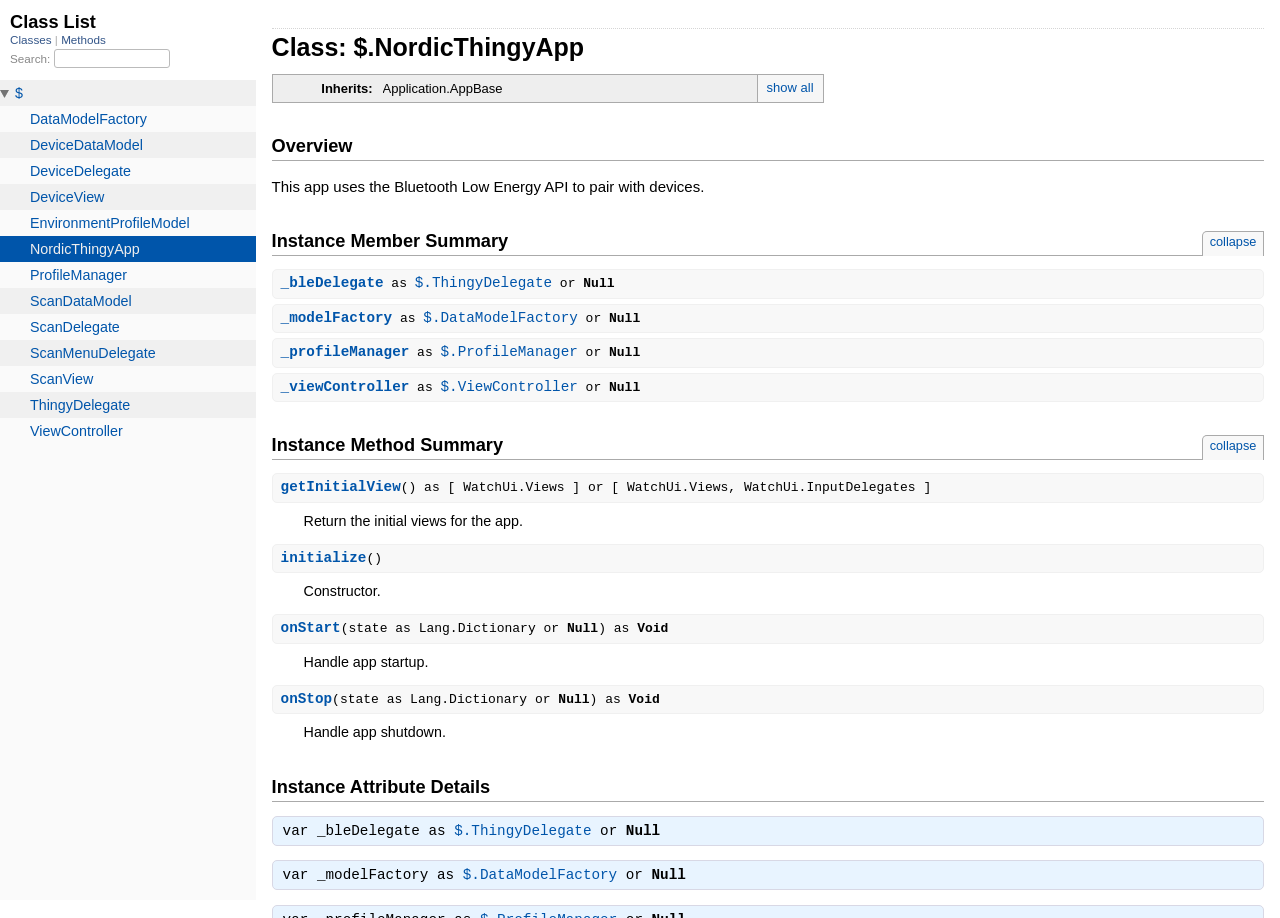
<file: docs/Global/NordicThingyApp.html>
<!-- Header -->
<!DOCTYPE html>
<html>
  <head>
    <meta charset="utf-8">
    <meta name="viewport" content="width=device-width, initial-scale=1.0">
    <title> $.NordicThingyApp </title>

    <link rel="stylesheet" href="../css/style.css" type="text/css" charset="utf-8" />
    <link rel="stylesheet" href="../css/common.css" type="text/css" charset="utf-8" />

    <script type="text/javascript" charset="utf-8">
      pathId = "$.NordicThingyApp";
      relpath = '../';
    </script>
    <script type="text/javascript" charset="utf-8" src="../js/jquery.js"></script>
    <script type="text/javascript" charset="utf-8" src="../js/app.js"></script>
 </head>

 <body>
<div class="nav_wrap">
  <iframe id="nav" src="../class_list.html"></iframe>
  <div id="resizer"></div>
</div>

<div id="main" tabindex="-1">
<iframe id="search_frame" src="../class_list.html"></iframe>


  <div id="content"><h1>Class: $.NordicThingyApp</h1>

  <!-- Inherits -->
  <div class="box_info">
    <dl>
  <dt>Inherits:</dt>
  <dd>
    <span class="inheritName">Application.AppBase</span>
    <ul class="fullTree">
      <li class="next">
  <div class='inline'>
    Application.AppBase
  </div>
</li>
<li class="next">
  <div class='inline'>
    <a href="../Global/NordicThingyApp.html">NordicThingyApp</a>
  </div>
</li>
    </ul>
    <a href="#" class="inheritanceTree">show all</a>
  </dd>
</dl>
  </div>

<h2>Overview</h2>
<!-- Overview -->

<!-- Description -->
  <div class="docstring">
    <div class="discussion">
      <p>
This app uses the Bluetooth Low Energy API to pair with devices.
</p>


    </div>
  </div>





<div class="tags">





</div>







<h2>Instance Member Summary <small><a href="#" class="summary_toggle">collapse</a></small></h2>
<ul class="summary">
   <li class="public">
  <span class="summary_signature summary_signature_link">
    <a href="#_bleDelegate-var" title="_bleDelegate (Var)"><strong>_bleDelegate</strong></a>  as <span class='type'><a href="../Global/ThingyDelegate.html">$.ThingyDelegate</a></span> or <b>Null</b>
  </span>



</li><li class="public">
  <span class="summary_signature summary_signature_link">
    <a href="#_modelFactory-var" title="_modelFactory (Var)"><strong>_modelFactory</strong></a>  as <span class='type'><a href="../Global/DataModelFactory.html">$.DataModelFactory</a></span> or <b>Null</b>
  </span>



</li><li class="public">
  <span class="summary_signature summary_signature_link">
    <a href="#_profileManager-var" title="_profileManager (Var)"><strong>_profileManager</strong></a>  as <span class='type'><a href="../Global/ProfileManager.html">$.ProfileManager</a></span> or <b>Null</b>
  </span>



</li><li class="public">
  <span class="summary_signature summary_signature_link">
    <a href="#_viewController-var" title="_viewController (Var)"><strong>_viewController</strong></a>  as <span class='type'><a href="../Global/ViewController.html">$.ViewController</a></span> or <b>Null</b>
  </span>



</li>
</ul>

<h2>
   Instance Method Summary
   <small><a href="#" class="summary_toggle">collapse</a></small>
</h2>
<ul class="summary">
<li class="public">

      <span class="summary_signature summary_signature_link">
      <a href="#getInitialView-instance_function" title="getInitialView (Instance Function)"><strong>getInitialView</strong></a>()    as [ WatchUi.Views ] or [ WatchUi.Views, WatchUi.InputDelegates ]
      </span>

  <span class="summary_desc">
    <div class="inline">
<p>
Return the initial views for the app.
</p>


    </div>
  </span>
</li><li class="public">

      <span class="summary_signature summary_signature_link">
      <a href="#initialize-instance_function" title="initialize (Instance Function)"><strong>initialize</strong></a>()
      </span>

  <span class="summary_desc">
    <div class="inline">
<p>
Constructor.
</p>


    </div>
  </span>
</li><li class="public">

      <span class="summary_signature summary_signature_link">
      <a href="#onStart-instance_function" title="onStart (Instance Function)"><strong>onStart</strong></a>(state as Lang.Dictionary or <b>Null</b>)    as <b>Void</b>
      </span>

  <span class="summary_desc">
    <div class="inline">
<p>
Handle app startup.
</p>


    </div>
  </span>
</li><li class="public">

      <span class="summary_signature summary_signature_link">
      <a href="#onStop-instance_function" title="onStop (Instance Function)"><strong>onStop</strong></a>(state as Lang.Dictionary or <b>Null</b>)    as <b>Void</b>
      </span>

  <span class="summary_desc">
    <div class="inline">
<p>
Handle app shutdown.
</p>


    </div>
  </span>
</li>
</ul>

 <div id="instance_attr_details" class="attr_details">
    <h2>Instance Attribute Details</h2>
    <dt id="_bleDelegate-var" class="">
<h3 class="signature" id="_bleDelegate-var">

var _bleDelegate  as <span class='type'><a href="../Global/ThingyDelegate.html">$.ThingyDelegate</a></span> or <b>Null</b>

</h3>




<div class="tags">






</div>

</dt><dt id="_modelFactory-var" class="">
<h3 class="signature" id="_modelFactory-var">

var _modelFactory  as <span class='type'><a href="../Global/DataModelFactory.html">$.DataModelFactory</a></span> or <b>Null</b>

</h3>




<div class="tags">






</div>

</dt><dt id="_profileManager-var" class="">
<h3 class="signature" id="_profileManager-var">

var _profileManager  as <span class='type'><a href="../Global/ProfileManager.html">$.ProfileManager</a></span> or <b>Null</b>

</h3>




<div class="tags">






</div>

</dt><dt id="_viewController-var" class="">
<h3 class="signature" id="_viewController-var">

var _viewController  as <span class='type'><a href="../Global/ViewController.html">$.ViewController</a></span> or <b>Null</b>

</h3>




<div class="tags">






</div>

</dt>
 </div>

 <div id="instance_method_details" class="method_details_list">
  <h2>Instance Method Details</h2>
<div class="method_details">
  <h3 class="signature" id="getInitialView-instance_function">
    <strong>getInitialView()</strong> <span class='type'> as [ WatchUi.Views ] or [ WatchUi.Views, WatchUi.InputDelegates ]</span>
  </h3>

  <div class="docstring">
    <div class="discussion">
      <p>
Return the initial views for the app
</p>


    </div>
  </div>

  <div class="tags">




    <p class="tag_title">Returns:</p>
    <ul class="return">
      <li>
  <div class='inline'>
    <p>
Array Pair [View, InputDelegate]
</p>


  </div>
</li>
    </ul>




  </div>
</div><div class="method_details">
  <h3 class="signature" id="initialize-instance_function">
    <strong>initialize()</strong>
  </h3>

  <div class="docstring">
    <div class="discussion">
      <p>
Constructor
</p>


    </div>
  </div>

  <div class="tags">








  </div>
</div><div class="method_details">
  <h3 class="signature" id="onStart-instance_function">
    <strong>onStart(state as Lang.Dictionary or <b>Null</b>)</strong> <span class='type'> as <b>Void</b></span>
  </h3>

  <div class="docstring">
    <div class="discussion">
      <p>
Handle app startup
</p>


    </div>
  </div>

  <div class="tags">
    <p class="tag_title">Parameters:</p>
    <ul class="param">
      <li>
        <span class='name'>state</span>
        &mdash;
        <div class='inline'>
<p>
Startup arguments
</p>


        </div>
    </li>
    </ul>








  </div>
</div><div class="method_details">
  <h3 class="signature" id="onStop-instance_function">
    <strong>onStop(state as Lang.Dictionary or <b>Null</b>)</strong> <span class='type'> as <b>Void</b></span>
  </h3>

  <div class="docstring">
    <div class="discussion">
      <p>
Handle app shutdown
</p>


    </div>
  </div>

  <div class="tags">
    <p class="tag_title">Parameters:</p>
    <ul class="param">
      <li>
        <span class='name'>state</span>
        &mdash;
        <div class='inline'>
<p>
Shutdown arguments
</p>


        </div>
    </li>
    </ul>








  </div>
</div>
</div>
</div>

<hr/>

<p class="signature">
Generated Sep 23, 2024, 10:50:23 AM
</p>

</body>
</file>
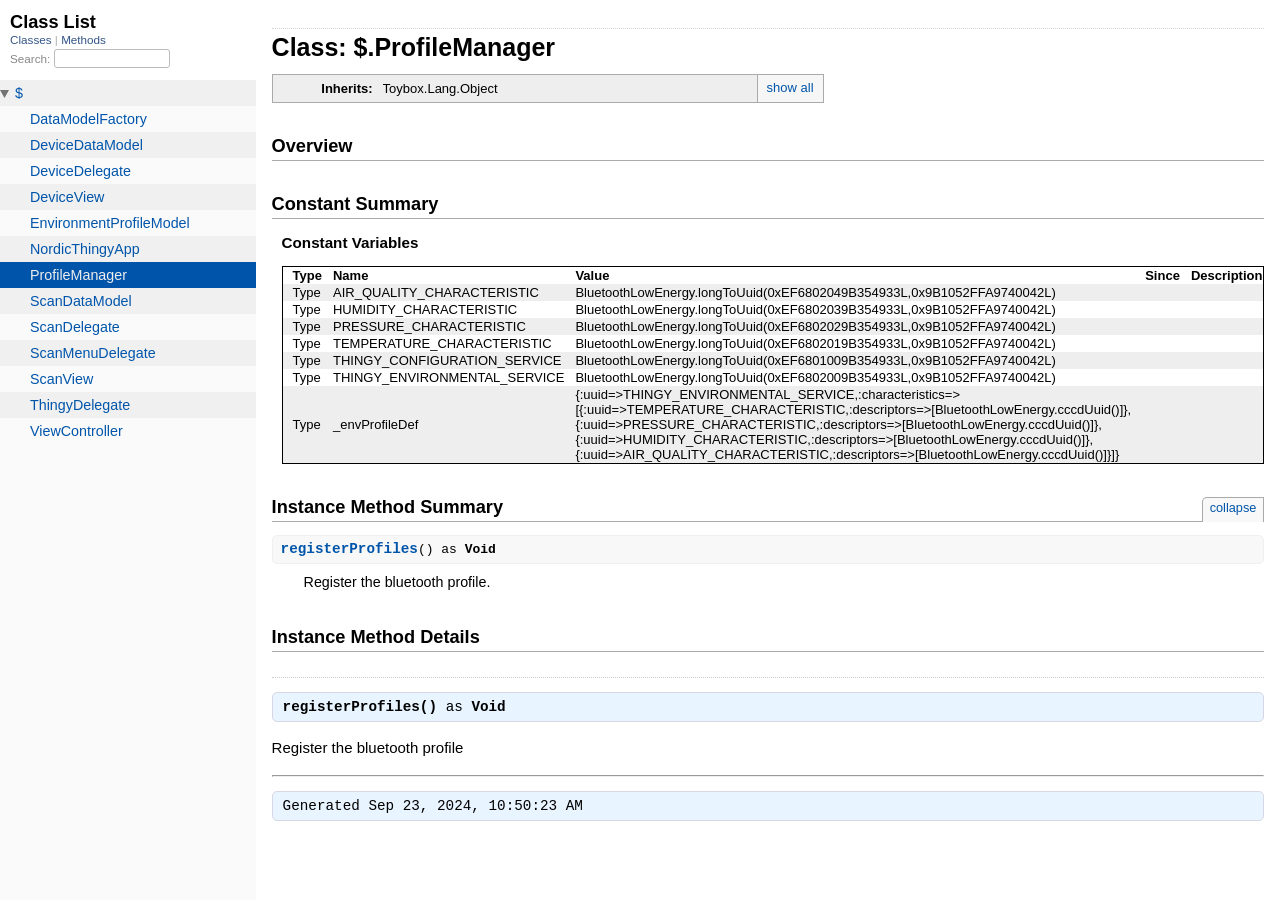
<file: docs/Global/ProfileManager.html>
<!-- Header -->
<!DOCTYPE html>
<html>
  <head>
    <meta charset="utf-8">
    <meta name="viewport" content="width=device-width, initial-scale=1.0">
    <title> $.ProfileManager </title>

    <link rel="stylesheet" href="../css/style.css" type="text/css" charset="utf-8" />
    <link rel="stylesheet" href="../css/common.css" type="text/css" charset="utf-8" />

    <script type="text/javascript" charset="utf-8">
      pathId = "$.ProfileManager";
      relpath = '../';
    </script>
    <script type="text/javascript" charset="utf-8" src="../js/jquery.js"></script>
    <script type="text/javascript" charset="utf-8" src="../js/app.js"></script>
 </head>

 <body>
<div class="nav_wrap">
  <iframe id="nav" src="../class_list.html"></iframe>
  <div id="resizer"></div>
</div>

<div id="main" tabindex="-1">
<iframe id="search_frame" src="../class_list.html"></iframe>


  <div id="content"><h1>Class: $.ProfileManager</h1>

  <!-- Inherits -->
  <div class="box_info">
    <dl>
  <dt>Inherits:</dt>
  <dd>
    <span class="inheritName">Toybox.Lang.Object</span>
    <ul class="fullTree">
      <li class="next">
  <div class='inline'>
    Toybox.Lang.Object
  </div>
</li>
<li class="next">
  <div class='inline'>
    <a href="../Global/ProfileManager.html">ProfileManager</a>
  </div>
</li>
    </ul>
    <a href="#" class="inheritanceTree">show all</a>
  </dd>
</dl>
  </div>

<h2>Overview</h2>
<!-- Overview -->






<div class="tags">





</div>





<!-- Constants -->
<h2>Constant Summary</h2>
<dl class="constants">
<h3>Constant Variables</h3>
<table class='constTable'>
    <tr>
        <th class='constTableHeader'>Type</th>
        <th class='constTableHeader'>Name</th>
        <th class='constTableHeader'>Value</th>
        <th class='constTableHeader'>Since</th>
        <th class='constTableHeader'>Description</th>
    </tr>
    <tr class='enumTableOdd' id='AIR_QUALITY_CHARACTERISTIC-const'>
    <td class='constTableCell'>Type</td>
    <td class='constTableCell'>AIR_QUALITY_CHARACTERISTIC</td>
    <td class='constTableCell'>BluetoothLowEnergy.longToUuid(0xEF6802049B354933L,0x9B1052FFA9740042L)</td>
    <td class='constTableCell'></td>
    <td class='constTableCell'></td>
</tr><tr class='enumTableEven' id='HUMIDITY_CHARACTERISTIC-const'>
    <td class='constTableCell'>Type</td>
    <td class='constTableCell'>HUMIDITY_CHARACTERISTIC</td>
    <td class='constTableCell'>BluetoothLowEnergy.longToUuid(0xEF6802039B354933L,0x9B1052FFA9740042L)</td>
    <td class='constTableCell'></td>
    <td class='constTableCell'></td>
</tr><tr class='enumTableOdd' id='PRESSURE_CHARACTERISTIC-const'>
    <td class='constTableCell'>Type</td>
    <td class='constTableCell'>PRESSURE_CHARACTERISTIC</td>
    <td class='constTableCell'>BluetoothLowEnergy.longToUuid(0xEF6802029B354933L,0x9B1052FFA9740042L)</td>
    <td class='constTableCell'></td>
    <td class='constTableCell'></td>
</tr><tr class='enumTableEven' id='TEMPERATURE_CHARACTERISTIC-const'>
    <td class='constTableCell'>Type</td>
    <td class='constTableCell'>TEMPERATURE_CHARACTERISTIC</td>
    <td class='constTableCell'>BluetoothLowEnergy.longToUuid(0xEF6802019B354933L,0x9B1052FFA9740042L)</td>
    <td class='constTableCell'></td>
    <td class='constTableCell'></td>
</tr><tr class='enumTableOdd' id='THINGY_CONFIGURATION_SERVICE-const'>
    <td class='constTableCell'>Type</td>
    <td class='constTableCell'>THINGY_CONFIGURATION_SERVICE</td>
    <td class='constTableCell'>BluetoothLowEnergy.longToUuid(0xEF6801009B354933L,0x9B1052FFA9740042L)</td>
    <td class='constTableCell'></td>
    <td class='constTableCell'></td>
</tr><tr class='enumTableEven' id='THINGY_ENVIRONMENTAL_SERVICE-const'>
    <td class='constTableCell'>Type</td>
    <td class='constTableCell'>THINGY_ENVIRONMENTAL_SERVICE</td>
    <td class='constTableCell'>BluetoothLowEnergy.longToUuid(0xEF6802009B354933L,0x9B1052FFA9740042L)</td>
    <td class='constTableCell'></td>
    <td class='constTableCell'></td>
</tr><tr class='enumTableOdd' id='_envProfileDef-const'>
    <td class='constTableCell'>Type</td>
    <td class='constTableCell'>_envProfileDef</td>
    <td class='constTableCell'>{:uuid=>THINGY_ENVIRONMENTAL_SERVICE,:characteristics=>[{:uuid=>TEMPERATURE_CHARACTERISTIC,:descriptors=>[BluetoothLowEnergy.cccdUuid()]},{:uuid=>PRESSURE_CHARACTERISTIC,:descriptors=>[BluetoothLowEnergy.cccdUuid()]},{:uuid=>HUMIDITY_CHARACTERISTIC,:descriptors=>[BluetoothLowEnergy.cccdUuid()]},{:uuid=>AIR_QUALITY_CHARACTERISTIC,:descriptors=>[BluetoothLowEnergy.cccdUuid()]}]}</td>
    <td class='constTableCell'></td>
    <td class='constTableCell'></td>
</tr>
</table>
</dl>



<h2>
   Instance Method Summary
   <small><a href="#" class="summary_toggle">collapse</a></small>
</h2>
<ul class="summary">
<li class="public">

      <span class="summary_signature summary_signature_link">
      <a href="#registerProfiles-instance_function" title="registerProfiles (Instance Function)"><strong>registerProfiles</strong></a>()    as <b>Void</b>
      </span>

  <span class="summary_desc">
    <div class="inline">
<p>
Register the bluetooth profile.
</p>


    </div>
  </span>
</li>
</ul>


 <div id="instance_method_details" class="method_details_list">
  <h2>Instance Method Details</h2>
<div class="method_details">
  <h3 class="signature" id="registerProfiles-instance_function">
    <strong>registerProfiles()</strong> <span class='type'> as <b>Void</b></span>
  </h3>

  <div class="docstring">
    <div class="discussion">
      <p>
Register the bluetooth profile
</p>


    </div>
  </div>

  <div class="tags">








  </div>
</div>
</div>
</div>

<hr/>

<p class="signature">
Generated Sep 23, 2024, 10:50:23 AM
</p>

</body>
</file>
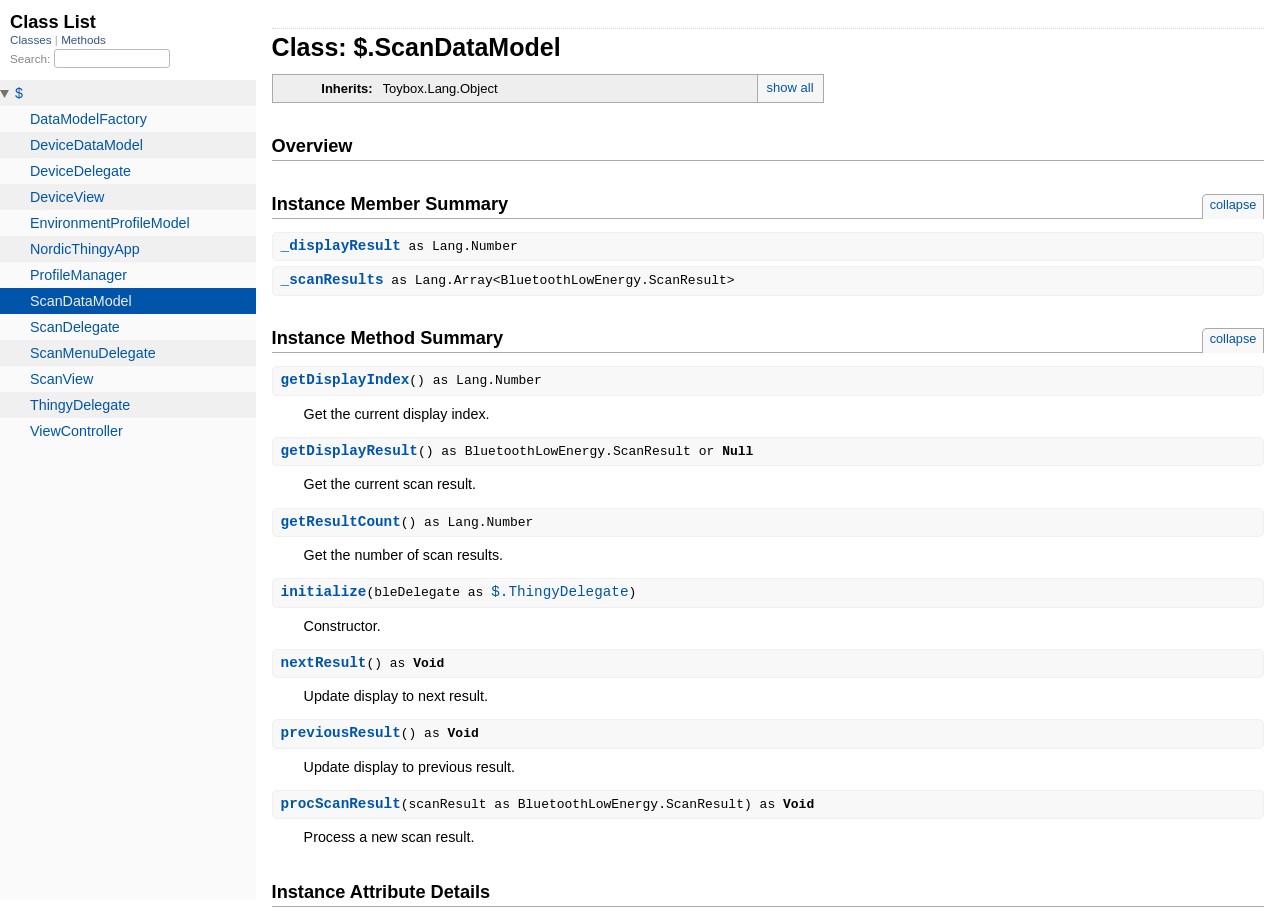
<file: docs/Global/ScanDataModel.html>
<!-- Header -->
<!DOCTYPE html>
<html>
  <head>
    <meta charset="utf-8">
    <meta name="viewport" content="width=device-width, initial-scale=1.0">
    <title> $.ScanDataModel </title>

    <link rel="stylesheet" href="../css/style.css" type="text/css" charset="utf-8" />
    <link rel="stylesheet" href="../css/common.css" type="text/css" charset="utf-8" />

    <script type="text/javascript" charset="utf-8">
      pathId = "$.ScanDataModel";
      relpath = '../';
    </script>
    <script type="text/javascript" charset="utf-8" src="../js/jquery.js"></script>
    <script type="text/javascript" charset="utf-8" src="../js/app.js"></script>
 </head>

 <body>
<div class="nav_wrap">
  <iframe id="nav" src="../class_list.html"></iframe>
  <div id="resizer"></div>
</div>

<div id="main" tabindex="-1">
<iframe id="search_frame" src="../class_list.html"></iframe>


  <div id="content"><h1>Class: $.ScanDataModel</h1>

  <!-- Inherits -->
  <div class="box_info">
    <dl>
  <dt>Inherits:</dt>
  <dd>
    <span class="inheritName">Toybox.Lang.Object</span>
    <ul class="fullTree">
      <li class="next">
  <div class='inline'>
    Toybox.Lang.Object
  </div>
</li>
<li class="next">
  <div class='inline'>
    <a href="../Global/ScanDataModel.html">ScanDataModel</a>
  </div>
</li>
    </ul>
    <a href="#" class="inheritanceTree">show all</a>
  </dd>
</dl>
  </div>

<h2>Overview</h2>
<!-- Overview -->






<div class="tags">





</div>







<h2>Instance Member Summary <small><a href="#" class="summary_toggle">collapse</a></small></h2>
<ul class="summary">
   <li class="public">
  <span class="summary_signature summary_signature_link">
    <a href="#_displayResult-var" title="_displayResult (Var)"><strong>_displayResult</strong></a>  as Lang.Number
  </span>



</li><li class="public">
  <span class="summary_signature summary_signature_link">
    <a href="#_scanResults-var" title="_scanResults (Var)"><strong>_scanResults</strong></a>  as <span class='type'>Lang.Array</span>&lt;BluetoothLowEnergy.ScanResult&gt;
  </span>



</li>
</ul>

<h2>
   Instance Method Summary
   <small><a href="#" class="summary_toggle">collapse</a></small>
</h2>
<ul class="summary">
<li class="public">

      <span class="summary_signature summary_signature_link">
      <a href="#getDisplayIndex-instance_function" title="getDisplayIndex (Instance Function)"><strong>getDisplayIndex</strong></a>()    as Lang.Number
      </span>

  <span class="summary_desc">
    <div class="inline">
<p>
Get the current display index.
</p>


    </div>
  </span>
</li><li class="public">

      <span class="summary_signature summary_signature_link">
      <a href="#getDisplayResult-instance_function" title="getDisplayResult (Instance Function)"><strong>getDisplayResult</strong></a>()    as BluetoothLowEnergy.ScanResult or <b>Null</b>
      </span>

  <span class="summary_desc">
    <div class="inline">
<p>
Get the current scan result.
</p>


    </div>
  </span>
</li><li class="public">

      <span class="summary_signature summary_signature_link">
      <a href="#getResultCount-instance_function" title="getResultCount (Instance Function)"><strong>getResultCount</strong></a>()    as Lang.Number
      </span>

  <span class="summary_desc">
    <div class="inline">
<p>
Get the number of scan results.
</p>


    </div>
  </span>
</li><li class="public">

      <span class="summary_signature summary_signature_link">
      <a href="#initialize-instance_function" title="initialize (Instance Function)"><strong>initialize</strong></a>(bleDelegate as <span class='type'><a href="../Global/ThingyDelegate.html">$.ThingyDelegate</a></span>)
      </span>

  <span class="summary_desc">
    <div class="inline">
<p>
Constructor.
</p>


    </div>
  </span>
</li><li class="public">

      <span class="summary_signature summary_signature_link">
      <a href="#nextResult-instance_function" title="nextResult (Instance Function)"><strong>nextResult</strong></a>()    as <b>Void</b>
      </span>

  <span class="summary_desc">
    <div class="inline">
<p>
Update display to next result.
</p>


    </div>
  </span>
</li><li class="public">

      <span class="summary_signature summary_signature_link">
      <a href="#previousResult-instance_function" title="previousResult (Instance Function)"><strong>previousResult</strong></a>()    as <b>Void</b>
      </span>

  <span class="summary_desc">
    <div class="inline">
<p>
Update display to previous result.
</p>


    </div>
  </span>
</li><li class="public">

      <span class="summary_signature summary_signature_link">
      <a href="#procScanResult-instance_function" title="procScanResult (Instance Function)"><strong>procScanResult</strong></a>(scanResult as BluetoothLowEnergy.ScanResult)    as <b>Void</b>
      </span>

  <span class="summary_desc">
    <div class="inline">
<p>
Process a new scan result.
</p>


    </div>
  </span>
</li>
</ul>

 <div id="instance_attr_details" class="attr_details">
    <h2>Instance Attribute Details</h2>
    <dt id="_displayResult-var" class="">
<h3 class="signature" id="_displayResult-var">

var _displayResult  as Lang.Number

</h3>




<div class="tags">






</div>

</dt><dt id="_scanResults-var" class="">
<h3 class="signature" id="_scanResults-var">

var _scanResults  as <span class='type'>Lang.Array</span>&lt;BluetoothLowEnergy.ScanResult&gt;

</h3>




<div class="tags">






</div>

</dt>
 </div>

 <div id="instance_method_details" class="method_details_list">
  <h2>Instance Method Details</h2>
<div class="method_details">
  <h3 class="signature" id="getDisplayIndex-instance_function">
    <strong>getDisplayIndex()</strong> <span class='type'> as Lang.Number</span>
  </h3>

  <div class="docstring">
    <div class="discussion">
      <p>
Get the current display index
</p>


    </div>
  </div>

  <div class="tags">




    <p class="tag_title">Returns:</p>
    <ul class="return">
      <li>
  <div class='inline'>
    <p>
The display index
</p>


  </div>
</li>
    </ul>




  </div>
</div><div class="method_details">
  <h3 class="signature" id="getDisplayResult-instance_function">
    <strong>getDisplayResult()</strong> <span class='type'> as BluetoothLowEnergy.ScanResult or <b>Null</b></span>
  </h3>

  <div class="docstring">
    <div class="discussion">
      <p>
Get the current scan result
</p>


    </div>
  </div>

  <div class="tags">




    <p class="tag_title">Returns:</p>
    <ul class="return">
      <li>
  <div class='inline'>
    <p>
The current scan result
</p>


  </div>
</li>
    </ul>




  </div>
</div><div class="method_details">
  <h3 class="signature" id="getResultCount-instance_function">
    <strong>getResultCount()</strong> <span class='type'> as Lang.Number</span>
  </h3>

  <div class="docstring">
    <div class="discussion">
      <p>
Get the number of scan results
</p>


    </div>
  </div>

  <div class="tags">




    <p class="tag_title">Returns:</p>
    <ul class="return">
      <li>
  <div class='inline'>
    <p>
The number of scan results
</p>


  </div>
</li>
    </ul>




  </div>
</div><div class="method_details">
  <h3 class="signature" id="initialize-instance_function">
    <strong>initialize(bleDelegate as <span class='type'><a href="../Global/ThingyDelegate.html">$.ThingyDelegate</a></span>)</strong>
  </h3>

  <div class="docstring">
    <div class="discussion">
      <p>
Constructor
</p>


    </div>
  </div>

  <div class="tags">
    <p class="tag_title">Parameters:</p>
    <ul class="param">
      <li>
        <span class='name'>bleDelegate</span>
        &mdash;
        <div class='inline'>
<p>
The BLE delegate for this model
</p>


        </div>
    </li>
    </ul>








  </div>
</div><div class="method_details">
  <h3 class="signature" id="nextResult-instance_function">
    <strong>nextResult()</strong> <span class='type'> as <b>Void</b></span>
  </h3>

  <div class="docstring">
    <div class="discussion">
      <p>
Update display to next result
</p>


    </div>
  </div>

  <div class="tags">








  </div>
</div><div class="method_details">
  <h3 class="signature" id="previousResult-instance_function">
    <strong>previousResult()</strong> <span class='type'> as <b>Void</b></span>
  </h3>

  <div class="docstring">
    <div class="discussion">
      <p>
Update display to previous result
</p>


    </div>
  </div>

  <div class="tags">








  </div>
</div><div class="method_details">
  <h3 class="signature" id="procScanResult-instance_function">
    <strong>procScanResult(scanResult as BluetoothLowEnergy.ScanResult)</strong> <span class='type'> as <b>Void</b></span>
  </h3>

  <div class="docstring">
    <div class="discussion">
      <p>
Process a new scan result
</p>


    </div>
  </div>

  <div class="tags">
    <p class="tag_title">Parameters:</p>
    <ul class="param">
      <li>
        <span class='name'>scanResult</span>
        &mdash;
        <div class='inline'>
<p>
The new scan result
</p>


        </div>
    </li>
    </ul>








  </div>
</div>
</div>
</div>

<hr/>

<p class="signature">
Generated Sep 23, 2024, 10:50:23 AM
</p>

</body>
</file>
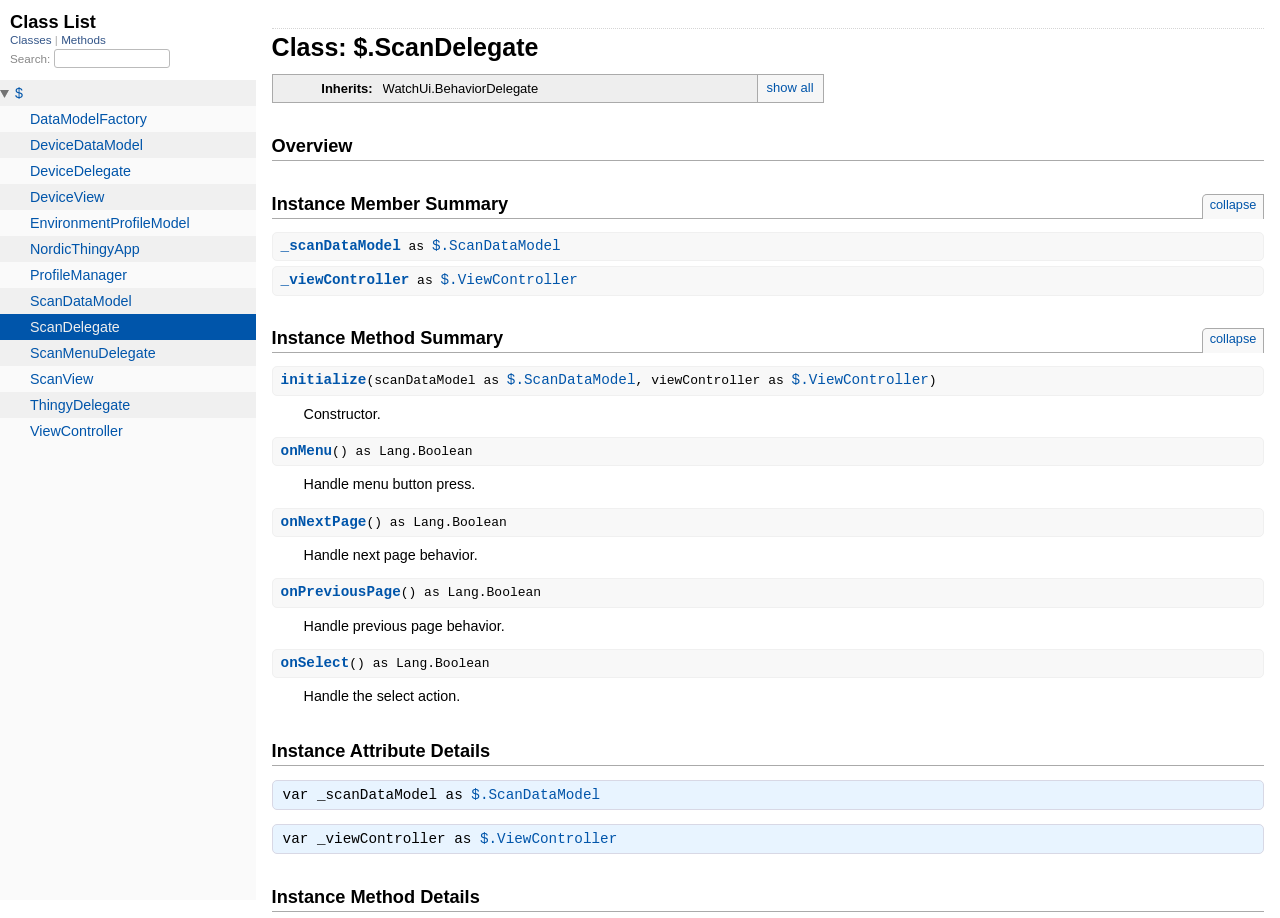
<file: docs/Global/ScanDelegate.html>
<!-- Header -->
<!DOCTYPE html>
<html>
  <head>
    <meta charset="utf-8">
    <meta name="viewport" content="width=device-width, initial-scale=1.0">
    <title> $.ScanDelegate </title>

    <link rel="stylesheet" href="../css/style.css" type="text/css" charset="utf-8" />
    <link rel="stylesheet" href="../css/common.css" type="text/css" charset="utf-8" />

    <script type="text/javascript" charset="utf-8">
      pathId = "$.ScanDelegate";
      relpath = '../';
    </script>
    <script type="text/javascript" charset="utf-8" src="../js/jquery.js"></script>
    <script type="text/javascript" charset="utf-8" src="../js/app.js"></script>
 </head>

 <body>
<div class="nav_wrap">
  <iframe id="nav" src="../class_list.html"></iframe>
  <div id="resizer"></div>
</div>

<div id="main" tabindex="-1">
<iframe id="search_frame" src="../class_list.html"></iframe>


  <div id="content"><h1>Class: $.ScanDelegate</h1>

  <!-- Inherits -->
  <div class="box_info">
    <dl>
  <dt>Inherits:</dt>
  <dd>
    <span class="inheritName">WatchUi.BehaviorDelegate</span>
    <ul class="fullTree">
      <li class="next">
  <div class='inline'>
    WatchUi.BehaviorDelegate
  </div>
</li>
<li class="next">
  <div class='inline'>
    <a href="../Global/ScanDelegate.html">ScanDelegate</a>
  </div>
</li>
    </ul>
    <a href="#" class="inheritanceTree">show all</a>
  </dd>
</dl>
  </div>

<h2>Overview</h2>
<!-- Overview -->






<div class="tags">





</div>







<h2>Instance Member Summary <small><a href="#" class="summary_toggle">collapse</a></small></h2>
<ul class="summary">
   <li class="public">
  <span class="summary_signature summary_signature_link">
    <a href="#_scanDataModel-var" title="_scanDataModel (Var)"><strong>_scanDataModel</strong></a>  as <span class='type'><a href="../Global/ScanDataModel.html">$.ScanDataModel</a></span>
  </span>



</li><li class="public">
  <span class="summary_signature summary_signature_link">
    <a href="#_viewController-var" title="_viewController (Var)"><strong>_viewController</strong></a>  as <span class='type'><a href="../Global/ViewController.html">$.ViewController</a></span>
  </span>



</li>
</ul>

<h2>
   Instance Method Summary
   <small><a href="#" class="summary_toggle">collapse</a></small>
</h2>
<ul class="summary">
<li class="public">

      <span class="summary_signature summary_signature_link">
      <a href="#initialize-instance_function" title="initialize (Instance Function)"><strong>initialize</strong></a>(scanDataModel as <span class='type'><a href="../Global/ScanDataModel.html">$.ScanDataModel</a></span>, viewController as <span class='type'><a href="../Global/ViewController.html">$.ViewController</a></span>)
      </span>

  <span class="summary_desc">
    <div class="inline">
<p>
Constructor.
</p>


    </div>
  </span>
</li><li class="public">

      <span class="summary_signature summary_signature_link">
      <a href="#onMenu-instance_function" title="onMenu (Instance Function)"><strong>onMenu</strong></a>()    as Lang.Boolean
      </span>

  <span class="summary_desc">
    <div class="inline">
<p>
Handle menu button press.
</p>


    </div>
  </span>
</li><li class="public">

      <span class="summary_signature summary_signature_link">
      <a href="#onNextPage-instance_function" title="onNextPage (Instance Function)"><strong>onNextPage</strong></a>()    as Lang.Boolean
      </span>

  <span class="summary_desc">
    <div class="inline">
<p>
Handle next page behavior.
</p>


    </div>
  </span>
</li><li class="public">

      <span class="summary_signature summary_signature_link">
      <a href="#onPreviousPage-instance_function" title="onPreviousPage (Instance Function)"><strong>onPreviousPage</strong></a>()    as Lang.Boolean
      </span>

  <span class="summary_desc">
    <div class="inline">
<p>
Handle previous page behavior.
</p>


    </div>
  </span>
</li><li class="public">

      <span class="summary_signature summary_signature_link">
      <a href="#onSelect-instance_function" title="onSelect (Instance Function)"><strong>onSelect</strong></a>()    as Lang.Boolean
      </span>

  <span class="summary_desc">
    <div class="inline">
<p>
Handle the select action.
</p>


    </div>
  </span>
</li>
</ul>

 <div id="instance_attr_details" class="attr_details">
    <h2>Instance Attribute Details</h2>
    <dt id="_scanDataModel-var" class="">
<h3 class="signature" id="_scanDataModel-var">

var _scanDataModel  as <span class='type'><a href="../Global/ScanDataModel.html">$.ScanDataModel</a></span>

</h3>




<div class="tags">






</div>

</dt><dt id="_viewController-var" class="">
<h3 class="signature" id="_viewController-var">

var _viewController  as <span class='type'><a href="../Global/ViewController.html">$.ViewController</a></span>

</h3>




<div class="tags">






</div>

</dt>
 </div>

 <div id="instance_method_details" class="method_details_list">
  <h2>Instance Method Details</h2>
<div class="method_details">
  <h3 class="signature" id="initialize-instance_function">
    <strong>initialize(scanDataModel as <span class='type'><a href="../Global/ScanDataModel.html">$.ScanDataModel</a></span>, viewController as <span class='type'><a href="../Global/ViewController.html">$.ViewController</a></span>)</strong>
  </h3>

  <div class="docstring">
    <div class="discussion">
      <p>
Constructor
</p>


    </div>
  </div>

  <div class="tags">
    <p class="tag_title">Parameters:</p>
    <ul class="param">
      <li>
        <span class='name'>scanDataModel</span>
        &mdash;
        <div class='inline'>
<p>
The model containing the scan results
</p>


        </div>
    </li><li>
        <span class='name'>viewController</span>
        &mdash;
        <div class='inline'>
<p>
Object that controls pushing new views
</p>


        </div>
    </li>
    </ul>








  </div>
</div><div class="method_details">
  <h3 class="signature" id="onMenu-instance_function">
    <strong>onMenu()</strong> <span class='type'> as Lang.Boolean</span>
  </h3>

  <div class="docstring">
    <div class="discussion">
      <p>
Handle menu button press
</p>


    </div>
  </div>

  <div class="tags">




    <p class="tag_title">Returns:</p>
    <ul class="return">
      <li>
  <div class='inline'>
    <p>
true if handled, false otherwise
</p>


  </div>
</li>
    </ul>




  </div>
</div><div class="method_details">
  <h3 class="signature" id="onNextPage-instance_function">
    <strong>onNextPage()</strong> <span class='type'> as Lang.Boolean</span>
  </h3>

  <div class="docstring">
    <div class="discussion">
      <p>
Handle next page behavior
</p>


    </div>
  </div>

  <div class="tags">




    <p class="tag_title">Returns:</p>
    <ul class="return">
      <li>
  <div class='inline'>
    <p>
true if handled, false otherwise
</p>


  </div>
</li>
    </ul>




  </div>
</div><div class="method_details">
  <h3 class="signature" id="onPreviousPage-instance_function">
    <strong>onPreviousPage()</strong> <span class='type'> as Lang.Boolean</span>
  </h3>

  <div class="docstring">
    <div class="discussion">
      <p>
Handle previous page behavior
</p>


    </div>
  </div>

  <div class="tags">




    <p class="tag_title">Returns:</p>
    <ul class="return">
      <li>
  <div class='inline'>
    <p>
true if handled, false otherwise
</p>


  </div>
</li>
    </ul>




  </div>
</div><div class="method_details">
  <h3 class="signature" id="onSelect-instance_function">
    <strong>onSelect()</strong> <span class='type'> as Lang.Boolean</span>
  </h3>

  <div class="docstring">
    <div class="discussion">
      <p>
Handle the select action
</p>


    </div>
  </div>

  <div class="tags">




    <p class="tag_title">Returns:</p>
    <ul class="return">
      <li>
  <div class='inline'>
    <p>
true if handled, false otherwise
</p>


  </div>
</li>
    </ul>




  </div>
</div>
</div>
</div>

<hr/>

<p class="signature">
Generated Sep 23, 2024, 10:50:23 AM
</p>

</body>
</file>
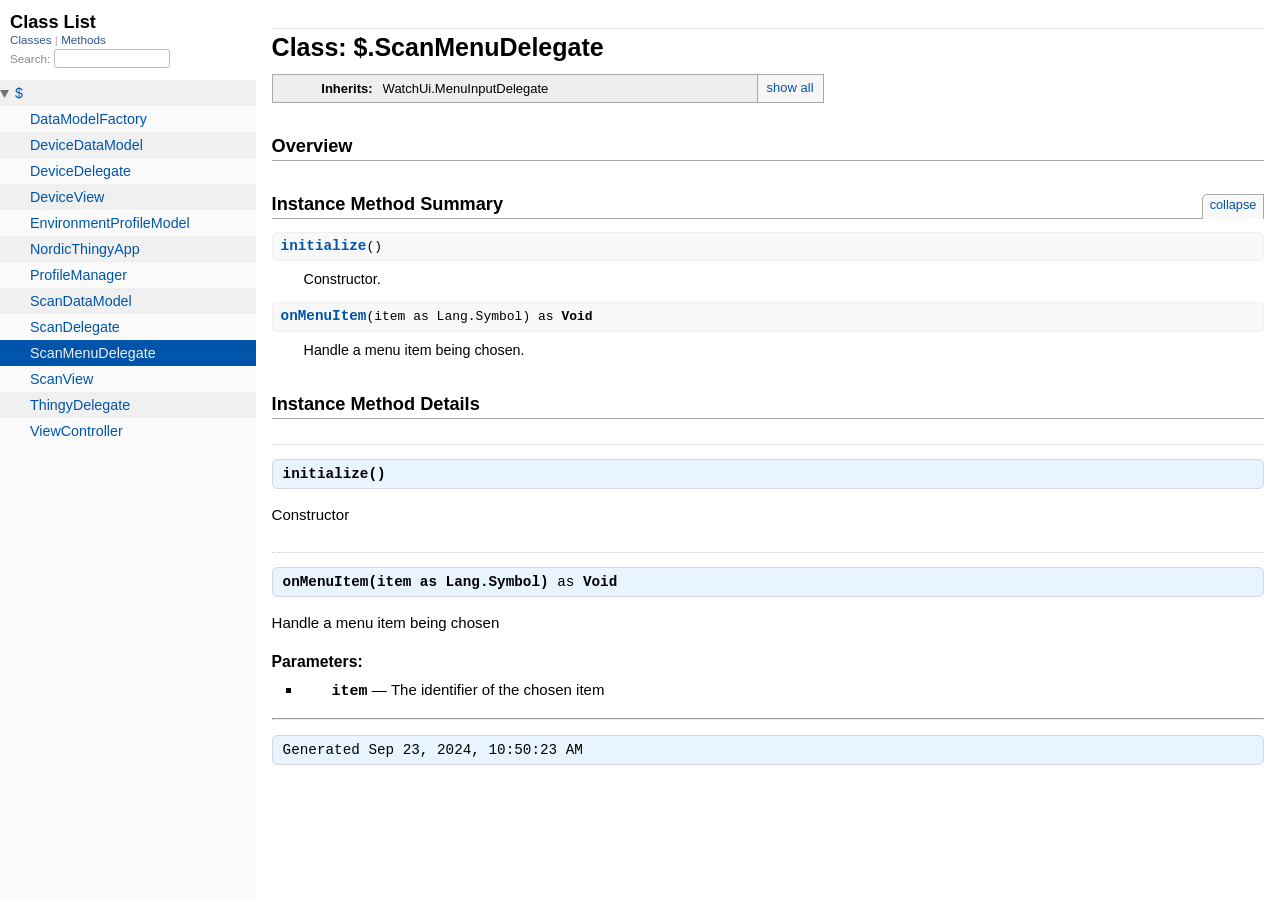
<file: docs/Global/ScanMenuDelegate.html>
<!-- Header -->
<!DOCTYPE html>
<html>
  <head>
    <meta charset="utf-8">
    <meta name="viewport" content="width=device-width, initial-scale=1.0">
    <title> $.ScanMenuDelegate </title>

    <link rel="stylesheet" href="../css/style.css" type="text/css" charset="utf-8" />
    <link rel="stylesheet" href="../css/common.css" type="text/css" charset="utf-8" />

    <script type="text/javascript" charset="utf-8">
      pathId = "$.ScanMenuDelegate";
      relpath = '../';
    </script>
    <script type="text/javascript" charset="utf-8" src="../js/jquery.js"></script>
    <script type="text/javascript" charset="utf-8" src="../js/app.js"></script>
 </head>

 <body>
<div class="nav_wrap">
  <iframe id="nav" src="../class_list.html"></iframe>
  <div id="resizer"></div>
</div>

<div id="main" tabindex="-1">
<iframe id="search_frame" src="../class_list.html"></iframe>


  <div id="content"><h1>Class: $.ScanMenuDelegate</h1>

  <!-- Inherits -->
  <div class="box_info">
    <dl>
  <dt>Inherits:</dt>
  <dd>
    <span class="inheritName">WatchUi.MenuInputDelegate</span>
    <ul class="fullTree">
      <li class="next">
  <div class='inline'>
    WatchUi.MenuInputDelegate
  </div>
</li>
<li class="next">
  <div class='inline'>
    <a href="../Global/ScanMenuDelegate.html">ScanMenuDelegate</a>
  </div>
</li>
    </ul>
    <a href="#" class="inheritanceTree">show all</a>
  </dd>
</dl>
  </div>

<h2>Overview</h2>
<!-- Overview -->






<div class="tags">





</div>








<h2>
   Instance Method Summary
   <small><a href="#" class="summary_toggle">collapse</a></small>
</h2>
<ul class="summary">
<li class="public">

      <span class="summary_signature summary_signature_link">
      <a href="#initialize-instance_function" title="initialize (Instance Function)"><strong>initialize</strong></a>()
      </span>

  <span class="summary_desc">
    <div class="inline">
<p>
Constructor.
</p>


    </div>
  </span>
</li><li class="public">

      <span class="summary_signature summary_signature_link">
      <a href="#onMenuItem-instance_function" title="onMenuItem (Instance Function)"><strong>onMenuItem</strong></a>(item as Lang.Symbol)    as <b>Void</b>
      </span>

  <span class="summary_desc">
    <div class="inline">
<p>
Handle a menu item being chosen.
</p>


    </div>
  </span>
</li>
</ul>


 <div id="instance_method_details" class="method_details_list">
  <h2>Instance Method Details</h2>
<div class="method_details">
  <h3 class="signature" id="initialize-instance_function">
    <strong>initialize()</strong>
  </h3>

  <div class="docstring">
    <div class="discussion">
      <p>
Constructor
</p>


    </div>
  </div>

  <div class="tags">








  </div>
</div><div class="method_details">
  <h3 class="signature" id="onMenuItem-instance_function">
    <strong>onMenuItem(item as Lang.Symbol)</strong> <span class='type'> as <b>Void</b></span>
  </h3>

  <div class="docstring">
    <div class="discussion">
      <p>
Handle a menu item being chosen
</p>


    </div>
  </div>

  <div class="tags">
    <p class="tag_title">Parameters:</p>
    <ul class="param">
      <li>
        <span class='name'>item</span>
        &mdash;
        <div class='inline'>
<p>
The identifier of the chosen item
</p>


        </div>
    </li>
    </ul>








  </div>
</div>
</div>
</div>

<hr/>

<p class="signature">
Generated Sep 23, 2024, 10:50:23 AM
</p>

</body>
</file>
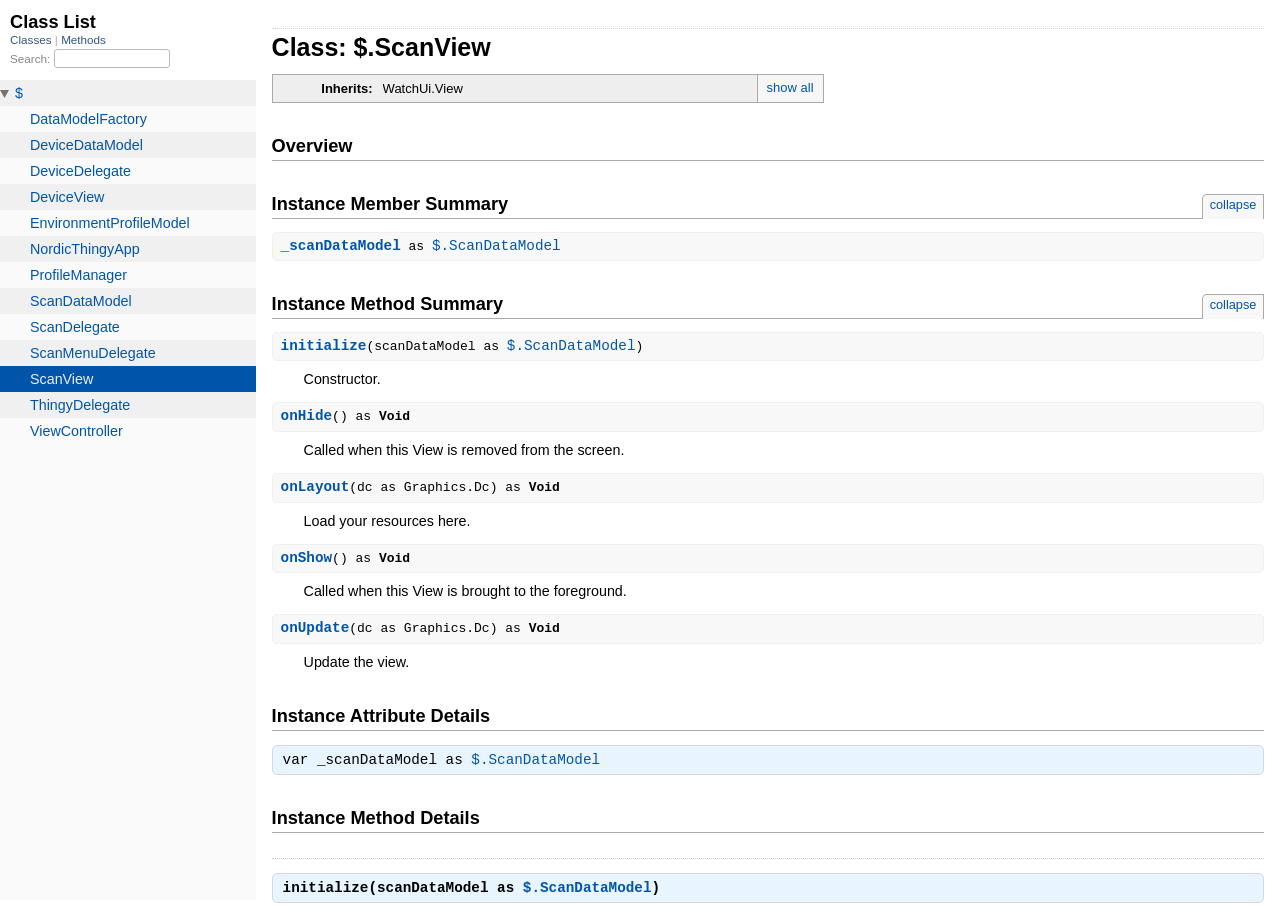
<file: docs/Global/ScanView.html>
<!-- Header -->
<!DOCTYPE html>
<html>
  <head>
    <meta charset="utf-8">
    <meta name="viewport" content="width=device-width, initial-scale=1.0">
    <title> $.ScanView </title>

    <link rel="stylesheet" href="../css/style.css" type="text/css" charset="utf-8" />
    <link rel="stylesheet" href="../css/common.css" type="text/css" charset="utf-8" />

    <script type="text/javascript" charset="utf-8">
      pathId = "$.ScanView";
      relpath = '../';
    </script>
    <script type="text/javascript" charset="utf-8" src="../js/jquery.js"></script>
    <script type="text/javascript" charset="utf-8" src="../js/app.js"></script>
 </head>

 <body>
<div class="nav_wrap">
  <iframe id="nav" src="../class_list.html"></iframe>
  <div id="resizer"></div>
</div>

<div id="main" tabindex="-1">
<iframe id="search_frame" src="../class_list.html"></iframe>


  <div id="content"><h1>Class: $.ScanView</h1>

  <!-- Inherits -->
  <div class="box_info">
    <dl>
  <dt>Inherits:</dt>
  <dd>
    <span class="inheritName">WatchUi.View</span>
    <ul class="fullTree">
      <li class="next">
  <div class='inline'>
    WatchUi.View
  </div>
</li>
<li class="next">
  <div class='inline'>
    <a href="../Global/ScanView.html">ScanView</a>
  </div>
</li>
    </ul>
    <a href="#" class="inheritanceTree">show all</a>
  </dd>
</dl>
  </div>

<h2>Overview</h2>
<!-- Overview -->






<div class="tags">





</div>







<h2>Instance Member Summary <small><a href="#" class="summary_toggle">collapse</a></small></h2>
<ul class="summary">
   <li class="public">
  <span class="summary_signature summary_signature_link">
    <a href="#_scanDataModel-var" title="_scanDataModel (Var)"><strong>_scanDataModel</strong></a>  as <span class='type'><a href="../Global/ScanDataModel.html">$.ScanDataModel</a></span>
  </span>



</li>
</ul>

<h2>
   Instance Method Summary
   <small><a href="#" class="summary_toggle">collapse</a></small>
</h2>
<ul class="summary">
<li class="public">

      <span class="summary_signature summary_signature_link">
      <a href="#initialize-instance_function" title="initialize (Instance Function)"><strong>initialize</strong></a>(scanDataModel as <span class='type'><a href="../Global/ScanDataModel.html">$.ScanDataModel</a></span>)
      </span>

  <span class="summary_desc">
    <div class="inline">
<p>
Constructor.
</p>


    </div>
  </span>
</li><li class="public">

      <span class="summary_signature summary_signature_link">
      <a href="#onHide-instance_function" title="onHide (Instance Function)"><strong>onHide</strong></a>()    as <b>Void</b>
      </span>

  <span class="summary_desc">
    <div class="inline">
<p>
Called when this View is removed from the screen.
</p>


    </div>
  </span>
</li><li class="public">

      <span class="summary_signature summary_signature_link">
      <a href="#onLayout-instance_function" title="onLayout (Instance Function)"><strong>onLayout</strong></a>(dc as Graphics.Dc)    as <b>Void</b>
      </span>

  <span class="summary_desc">
    <div class="inline">
<p>
Load your resources here.
</p>


    </div>
  </span>
</li><li class="public">

      <span class="summary_signature summary_signature_link">
      <a href="#onShow-instance_function" title="onShow (Instance Function)"><strong>onShow</strong></a>()    as <b>Void</b>
      </span>

  <span class="summary_desc">
    <div class="inline">
<p>
Called when this View is brought to the foreground.
</p>


    </div>
  </span>
</li><li class="public">

      <span class="summary_signature summary_signature_link">
      <a href="#onUpdate-instance_function" title="onUpdate (Instance Function)"><strong>onUpdate</strong></a>(dc as Graphics.Dc)    as <b>Void</b>
      </span>

  <span class="summary_desc">
    <div class="inline">
<p>
Update the view.
</p>


    </div>
  </span>
</li>
</ul>

 <div id="instance_attr_details" class="attr_details">
    <h2>Instance Attribute Details</h2>
    <dt id="_scanDataModel-var" class="">
<h3 class="signature" id="_scanDataModel-var">

var _scanDataModel  as <span class='type'><a href="../Global/ScanDataModel.html">$.ScanDataModel</a></span>

</h3>




<div class="tags">






</div>

</dt>
 </div>

 <div id="instance_method_details" class="method_details_list">
  <h2>Instance Method Details</h2>
<div class="method_details">
  <h3 class="signature" id="initialize-instance_function">
    <strong>initialize(scanDataModel as <span class='type'><a href="../Global/ScanDataModel.html">$.ScanDataModel</a></span>)</strong>
  </h3>

  <div class="docstring">
    <div class="discussion">
      <p>
Constructor
</p>


    </div>
  </div>

  <div class="tags">
    <p class="tag_title">Parameters:</p>
    <ul class="param">
      <li>
        <span class='name'>scanDataModel</span>
        &mdash;
        <div class='inline'>
<p>
The model containing the scan results
</p>


        </div>
    </li>
    </ul>








  </div>
</div><div class="method_details">
  <h3 class="signature" id="onHide-instance_function">
    <strong>onHide()</strong> <span class='type'> as <b>Void</b></span>
  </h3>

  <div class="docstring">
    <div class="discussion">
      <p>
Called when this View is removed from the screen. Save the
state of this View here. This includes freeing resources from
memory.
</p>


    </div>
  </div>

  <div class="tags">








  </div>
</div><div class="method_details">
  <h3 class="signature" id="onLayout-instance_function">
    <strong>onLayout(dc as Graphics.Dc)</strong> <span class='type'> as <b>Void</b></span>
  </h3>

  <div class="docstring">
    <div class="discussion">
      <p>
Load your resources here
</p>


    </div>
  </div>

  <div class="tags">
    <p class="tag_title">Parameters:</p>
    <ul class="param">
      <li>
        <span class='name'>dc</span>
        &mdash;
        <div class='inline'>
<p>
Device context
</p>


        </div>
    </li>
    </ul>








  </div>
</div><div class="method_details">
  <h3 class="signature" id="onShow-instance_function">
    <strong>onShow()</strong> <span class='type'> as <b>Void</b></span>
  </h3>

  <div class="docstring">
    <div class="discussion">
      <p>
Called when this View is brought to the foreground. Restore
the state of this View and prepare it to be shown. This includes
loading resources into memory.
</p>


    </div>
  </div>

  <div class="tags">








  </div>
</div><div class="method_details">
  <h3 class="signature" id="onUpdate-instance_function">
    <strong>onUpdate(dc as Graphics.Dc)</strong> <span class='type'> as <b>Void</b></span>
  </h3>

  <div class="docstring">
    <div class="discussion">
      <p>
Update the view
</p>


    </div>
  </div>

  <div class="tags">
    <p class="tag_title">Parameters:</p>
    <ul class="param">
      <li>
        <span class='name'>dc</span>
        &mdash;
        <div class='inline'>
<p>
Device context
</p>


        </div>
    </li>
    </ul>








  </div>
</div>
</div>
</div>

<hr/>

<p class="signature">
Generated Sep 23, 2024, 10:50:23 AM
</p>

</body>
</file>
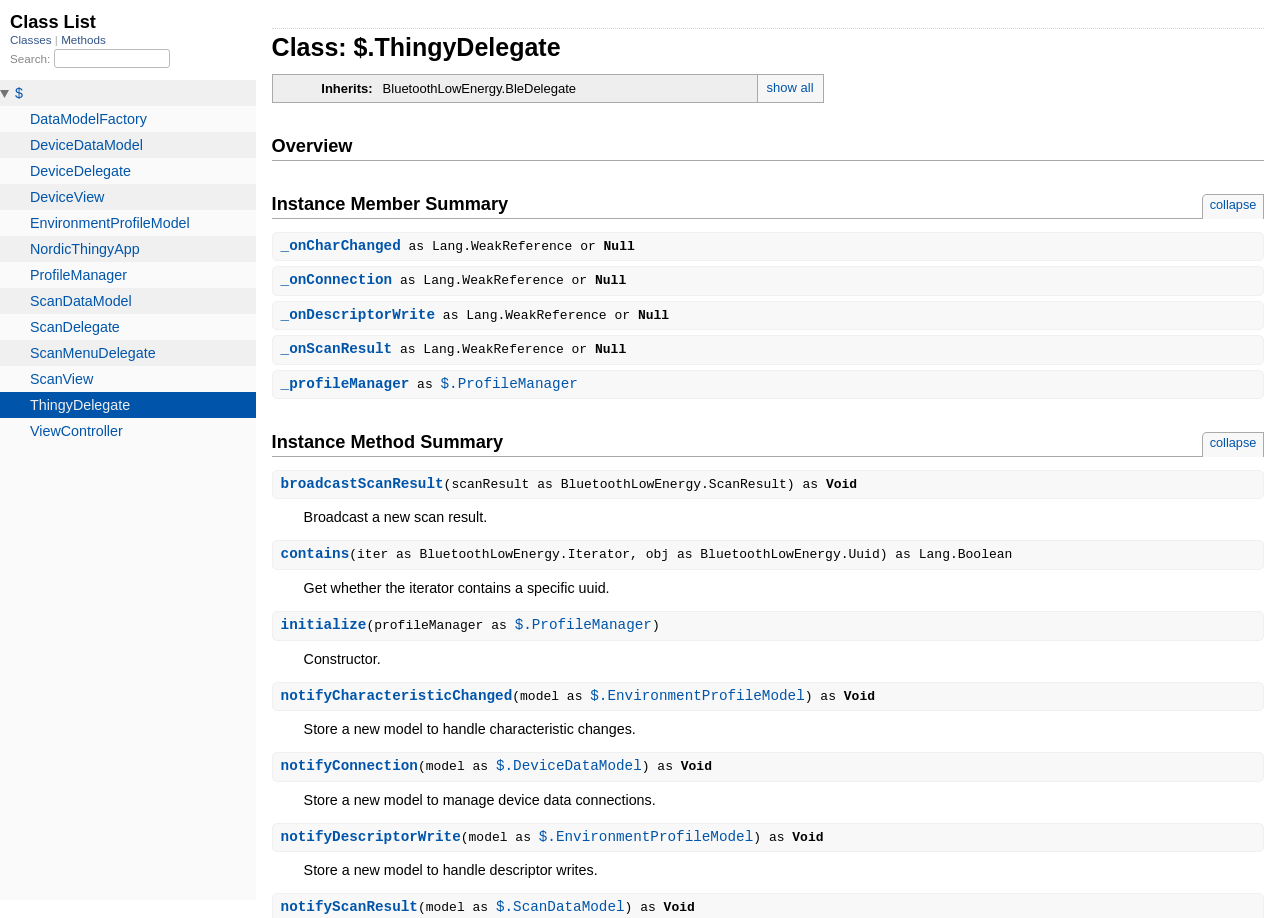
<file: docs/Global/ThingyDelegate.html>
<!-- Header -->
<!DOCTYPE html>
<html>
  <head>
    <meta charset="utf-8">
    <meta name="viewport" content="width=device-width, initial-scale=1.0">
    <title> $.ThingyDelegate </title>

    <link rel="stylesheet" href="../css/style.css" type="text/css" charset="utf-8" />
    <link rel="stylesheet" href="../css/common.css" type="text/css" charset="utf-8" />

    <script type="text/javascript" charset="utf-8">
      pathId = "$.ThingyDelegate";
      relpath = '../';
    </script>
    <script type="text/javascript" charset="utf-8" src="../js/jquery.js"></script>
    <script type="text/javascript" charset="utf-8" src="../js/app.js"></script>
 </head>

 <body>
<div class="nav_wrap">
  <iframe id="nav" src="../class_list.html"></iframe>
  <div id="resizer"></div>
</div>

<div id="main" tabindex="-1">
<iframe id="search_frame" src="../class_list.html"></iframe>


  <div id="content"><h1>Class: $.ThingyDelegate</h1>

  <!-- Inherits -->
  <div class="box_info">
    <dl>
  <dt>Inherits:</dt>
  <dd>
    <span class="inheritName">BluetoothLowEnergy.BleDelegate</span>
    <ul class="fullTree">
      <li class="next">
  <div class='inline'>
    BluetoothLowEnergy.BleDelegate
  </div>
</li>
<li class="next">
  <div class='inline'>
    <a href="../Global/ThingyDelegate.html">ThingyDelegate</a>
  </div>
</li>
    </ul>
    <a href="#" class="inheritanceTree">show all</a>
  </dd>
</dl>
  </div>

<h2>Overview</h2>
<!-- Overview -->






<div class="tags">





</div>







<h2>Instance Member Summary <small><a href="#" class="summary_toggle">collapse</a></small></h2>
<ul class="summary">
   <li class="public">
  <span class="summary_signature summary_signature_link">
    <a href="#_onCharChanged-var" title="_onCharChanged (Var)"><strong>_onCharChanged</strong></a>  as Lang.WeakReference or <b>Null</b>
  </span>



</li><li class="public">
  <span class="summary_signature summary_signature_link">
    <a href="#_onConnection-var" title="_onConnection (Var)"><strong>_onConnection</strong></a>  as Lang.WeakReference or <b>Null</b>
  </span>



</li><li class="public">
  <span class="summary_signature summary_signature_link">
    <a href="#_onDescriptorWrite-var" title="_onDescriptorWrite (Var)"><strong>_onDescriptorWrite</strong></a>  as Lang.WeakReference or <b>Null</b>
  </span>



</li><li class="public">
  <span class="summary_signature summary_signature_link">
    <a href="#_onScanResult-var" title="_onScanResult (Var)"><strong>_onScanResult</strong></a>  as Lang.WeakReference or <b>Null</b>
  </span>



</li><li class="public">
  <span class="summary_signature summary_signature_link">
    <a href="#_profileManager-var" title="_profileManager (Var)"><strong>_profileManager</strong></a>  as <span class='type'><a href="../Global/ProfileManager.html">$.ProfileManager</a></span>
  </span>



</li>
</ul>

<h2>
   Instance Method Summary
   <small><a href="#" class="summary_toggle">collapse</a></small>
</h2>
<ul class="summary">
<li class="public">

      <span class="summary_signature summary_signature_link">
      <a href="#broadcastScanResult-instance_function" title="broadcastScanResult (Instance Function)"><strong>broadcastScanResult</strong></a>(scanResult as BluetoothLowEnergy.ScanResult)    as <b>Void</b>
      </span>

  <span class="summary_desc">
    <div class="inline">
<p>
Broadcast a new scan result.
</p>


    </div>
  </span>
</li><li class="public">

      <span class="summary_signature summary_signature_link">
      <a href="#contains-instance_function" title="contains (Instance Function)"><strong>contains</strong></a>(iter as BluetoothLowEnergy.Iterator, obj as BluetoothLowEnergy.Uuid)    as Lang.Boolean
      </span>

  <span class="summary_desc">
    <div class="inline">
<p>
Get whether the iterator contains a specific uuid.
</p>


    </div>
  </span>
</li><li class="public">

      <span class="summary_signature summary_signature_link">
      <a href="#initialize-instance_function" title="initialize (Instance Function)"><strong>initialize</strong></a>(profileManager as <span class='type'><a href="../Global/ProfileManager.html">$.ProfileManager</a></span>)
      </span>

  <span class="summary_desc">
    <div class="inline">
<p>
Constructor.
</p>


    </div>
  </span>
</li><li class="public">

      <span class="summary_signature summary_signature_link">
      <a href="#notifyCharacteristicChanged-instance_function" title="notifyCharacteristicChanged (Instance Function)"><strong>notifyCharacteristicChanged</strong></a>(model as <span class='type'><a href="../Global/EnvironmentProfileModel.html">$.EnvironmentProfileModel</a></span>)    as <b>Void</b>
      </span>

  <span class="summary_desc">
    <div class="inline">
<p>
Store a new model to handle characteristic changes.
</p>


    </div>
  </span>
</li><li class="public">

      <span class="summary_signature summary_signature_link">
      <a href="#notifyConnection-instance_function" title="notifyConnection (Instance Function)"><strong>notifyConnection</strong></a>(model as <span class='type'><a href="../Global/DeviceDataModel.html">$.DeviceDataModel</a></span>)    as <b>Void</b>
      </span>

  <span class="summary_desc">
    <div class="inline">
<p>
Store a new model to manage device data connections.
</p>


    </div>
  </span>
</li><li class="public">

      <span class="summary_signature summary_signature_link">
      <a href="#notifyDescriptorWrite-instance_function" title="notifyDescriptorWrite (Instance Function)"><strong>notifyDescriptorWrite</strong></a>(model as <span class='type'><a href="../Global/EnvironmentProfileModel.html">$.EnvironmentProfileModel</a></span>)    as <b>Void</b>
      </span>

  <span class="summary_desc">
    <div class="inline">
<p>
Store a new model to handle descriptor writes.
</p>


    </div>
  </span>
</li><li class="public">

      <span class="summary_signature summary_signature_link">
      <a href="#notifyScanResult-instance_function" title="notifyScanResult (Instance Function)"><strong>notifyScanResult</strong></a>(model as <span class='type'><a href="../Global/ScanDataModel.html">$.ScanDataModel</a></span>)    as <b>Void</b>
      </span>

  <span class="summary_desc">
    <div class="inline">
<p>
Store a new model to manage scan results.
</p>


    </div>
  </span>
</li><li class="public">

      <span class="summary_signature summary_signature_link">
      <a href="#onCharacteristicChanged-instance_function" title="onCharacteristicChanged (Instance Function)"><strong>onCharacteristicChanged</strong></a>(char as BluetoothLowEnergy.Characteristic, value as Lang.ByteArray)    as <b>Void</b>
      </span>

  <span class="summary_desc">
    <div class="inline">
<p>
Handle a characteristic being changed.
</p>


    </div>
  </span>
</li><li class="public">

      <span class="summary_signature summary_signature_link">
      <a href="#onConnectedStateChanged-instance_function" title="onConnectedStateChanged (Instance Function)"><strong>onConnectedStateChanged</strong></a>(device as BluetoothLowEnergy.Device, state as BluetoothLowEnergy.ConnectionState)    as <b>Void</b>
      </span>

  <span class="summary_desc">
    <div class="inline">
<p>
Handle pairing and connecting to a device.
</p>


    </div>
  </span>
</li><li class="public">

      <span class="summary_signature summary_signature_link">
      <a href="#onDescriptorWrite-instance_function" title="onDescriptorWrite (Instance Function)"><strong>onDescriptorWrite</strong></a>(descriptor as BluetoothLowEnergy.Descriptor, status as BluetoothLowEnergy.Status)    as <b>Void</b>
      </span>

  <span class="summary_desc">
    <div class="inline">
<p>
Handle the completion of a write operation on a descriptor.
</p>


    </div>
  </span>
</li><li class="public">

      <span class="summary_signature summary_signature_link">
      <a href="#onScanResults-instance_function" title="onScanResults (Instance Function)"><strong>onScanResults</strong></a>(scanResults as BluetoothLowEnergy.Iterator)    as <b>Void</b>
      </span>

  <span class="summary_desc">
    <div class="inline">
<p>
Handle new scan results being received.
</p>


    </div>
  </span>
</li>
</ul>

 <div id="instance_attr_details" class="attr_details">
    <h2>Instance Attribute Details</h2>
    <dt id="_onCharChanged-var" class="">
<h3 class="signature" id="_onCharChanged-var">

var _onCharChanged  as Lang.WeakReference or <b>Null</b>

</h3>




<div class="tags">






</div>

</dt><dt id="_onConnection-var" class="">
<h3 class="signature" id="_onConnection-var">

var _onConnection  as Lang.WeakReference or <b>Null</b>

</h3>




<div class="tags">






</div>

</dt><dt id="_onDescriptorWrite-var" class="">
<h3 class="signature" id="_onDescriptorWrite-var">

var _onDescriptorWrite  as Lang.WeakReference or <b>Null</b>

</h3>




<div class="tags">






</div>

</dt><dt id="_onScanResult-var" class="">
<h3 class="signature" id="_onScanResult-var">

var _onScanResult  as Lang.WeakReference or <b>Null</b>

</h3>




<div class="tags">






</div>

</dt><dt id="_profileManager-var" class="">
<h3 class="signature" id="_profileManager-var">

var _profileManager  as <span class='type'><a href="../Global/ProfileManager.html">$.ProfileManager</a></span>

</h3>




<div class="tags">






</div>

</dt>
 </div>

 <div id="instance_method_details" class="method_details_list">
  <h2>Instance Method Details</h2>
<div class="method_details">
  <h3 class="signature" id="broadcastScanResult-instance_function">
    <strong>broadcastScanResult(scanResult as BluetoothLowEnergy.ScanResult)</strong> <span class='type'> as <b>Void</b></span>
  </h3>

  <div class="docstring">
    <div class="discussion">
      <p>
Broadcast a new scan result
</p>


    </div>
  </div>

  <div class="tags">
    <p class="tag_title">Parameters:</p>
    <ul class="param">
      <li>
        <span class='name'>scanResult</span>
        &mdash;
        <div class='inline'>
<p>
The new scan result
</p>


        </div>
    </li>
    </ul>








  </div>
</div><div class="method_details">
  <h3 class="signature" id="contains-instance_function">
    <strong>contains(iter as BluetoothLowEnergy.Iterator, obj as BluetoothLowEnergy.Uuid)</strong> <span class='type'> as Lang.Boolean</span>
  </h3>

  <div class="docstring">
    <div class="discussion">
      <p>
Get whether the iterator contains a specific uuid
</p>


    </div>
  </div>

  <div class="tags">
    <p class="tag_title">Parameters:</p>
    <ul class="param">
      <li>
        <span class='name'>iter</span>
        &mdash;
        <div class='inline'>
<p>
Iterator of uuid objects
</p>


        </div>
    </li><li>
        <span class='name'>obj</span>
        &mdash;
        <div class='inline'>
<p>
Uuid to search for
</p>


        </div>
    </li>
    </ul>




    <p class="tag_title">Returns:</p>
    <ul class="return">
      <li>
  <div class='inline'>
    <p>
true if object found, false otherwise
</p>


  </div>
</li>
    </ul>




  </div>
</div><div class="method_details">
  <h3 class="signature" id="initialize-instance_function">
    <strong>initialize(profileManager as <span class='type'><a href="../Global/ProfileManager.html">$.ProfileManager</a></span>)</strong>
  </h3>

  <div class="docstring">
    <div class="discussion">
      <p>
Constructor
</p>


    </div>
  </div>

  <div class="tags">
    <p class="tag_title">Parameters:</p>
    <ul class="param">
      <li>
        <span class='name'>profileManager</span>
        &mdash;
        <div class='inline'>
<p>
The profile manager
</p>


        </div>
    </li>
    </ul>








  </div>
</div><div class="method_details">
  <h3 class="signature" id="notifyCharacteristicChanged-instance_function">
    <strong>notifyCharacteristicChanged(model as <span class='type'><a href="../Global/EnvironmentProfileModel.html">$.EnvironmentProfileModel</a></span>)</strong> <span class='type'> as <b>Void</b></span>
  </h3>

  <div class="docstring">
    <div class="discussion">
      <p>
Store a new model to handle characteristic changes
</p>


    </div>
  </div>

  <div class="tags">
    <p class="tag_title">Parameters:</p>
    <ul class="param">
      <li>
        <span class='name'>model</span>
        &mdash;
        <div class='inline'>
<p>
The model for characteristics
</p>


        </div>
    </li>
    </ul>








  </div>
</div><div class="method_details">
  <h3 class="signature" id="notifyConnection-instance_function">
    <strong>notifyConnection(model as <span class='type'><a href="../Global/DeviceDataModel.html">$.DeviceDataModel</a></span>)</strong> <span class='type'> as <b>Void</b></span>
  </h3>

  <div class="docstring">
    <div class="discussion">
      <p>
Store a new model to manage device data connections
</p>


    </div>
  </div>

  <div class="tags">
    <p class="tag_title">Parameters:</p>
    <ul class="param">
      <li>
        <span class='name'>model</span>
        &mdash;
        <div class='inline'>
<p>
The model for device data
</p>


        </div>
    </li>
    </ul>








  </div>
</div><div class="method_details">
  <h3 class="signature" id="notifyDescriptorWrite-instance_function">
    <strong>notifyDescriptorWrite(model as <span class='type'><a href="../Global/EnvironmentProfileModel.html">$.EnvironmentProfileModel</a></span>)</strong> <span class='type'> as <b>Void</b></span>
  </h3>

  <div class="docstring">
    <div class="discussion">
      <p>
Store a new model to handle descriptor writes
</p>


    </div>
  </div>

  <div class="tags">
    <p class="tag_title">Parameters:</p>
    <ul class="param">
      <li>
        <span class='name'>model</span>
        &mdash;
        <div class='inline'>
<p>
The model for descriptors
</p>


        </div>
    </li>
    </ul>








  </div>
</div><div class="method_details">
  <h3 class="signature" id="notifyScanResult-instance_function">
    <strong>notifyScanResult(model as <span class='type'><a href="../Global/ScanDataModel.html">$.ScanDataModel</a></span>)</strong> <span class='type'> as <b>Void</b></span>
  </h3>

  <div class="docstring">
    <div class="discussion">
      <p>
Store a new model to manage scan results
</p>


    </div>
  </div>

  <div class="tags">
    <p class="tag_title">Parameters:</p>
    <ul class="param">
      <li>
        <span class='name'>model</span>
        &mdash;
        <div class='inline'>
<p>
The model containing scan results
</p>


        </div>
    </li>
    </ul>








  </div>
</div><div class="method_details">
  <h3 class="signature" id="onCharacteristicChanged-instance_function">
    <strong>onCharacteristicChanged(char as BluetoothLowEnergy.Characteristic, value as Lang.ByteArray)</strong> <span class='type'> as <b>Void</b></span>
  </h3>

  <div class="docstring">
    <div class="discussion">
      <p>
Handle a characteristic being changed
</p>


    </div>
  </div>

  <div class="tags">
    <p class="tag_title">Parameters:</p>
    <ul class="param">
      <li>
        <span class='name'>char</span>
        &mdash;
        <div class='inline'>
<p>
The characteristic that changed
</p>


        </div>
    </li><li>
        <span class='name'>value</span>
        &mdash;
        <div class='inline'>
<p>
The updated value of the characteristic
</p>


        </div>
    </li>
    </ul>








  </div>
</div><div class="method_details">
  <h3 class="signature" id="onConnectedStateChanged-instance_function">
    <strong>onConnectedStateChanged(device as BluetoothLowEnergy.Device, state as BluetoothLowEnergy.ConnectionState)</strong> <span class='type'> as <b>Void</b></span>
  </h3>

  <div class="docstring">
    <div class="discussion">
      <p>
Handle pairing and connecting to a device
</p>


    </div>
  </div>

  <div class="tags">
    <p class="tag_title">Parameters:</p>
    <ul class="param">
      <li>
        <span class='name'>device</span>
        &mdash;
        <div class='inline'>
<p>
The device state that was changed
</p>


        </div>
    </li><li>
        <span class='name'>state</span>
        &mdash;
        <div class='inline'>
<p>
The state of the connection
</p>


        </div>
    </li>
    </ul>








  </div>
</div><div class="method_details">
  <h3 class="signature" id="onDescriptorWrite-instance_function">
    <strong>onDescriptorWrite(descriptor as BluetoothLowEnergy.Descriptor, status as BluetoothLowEnergy.Status)</strong> <span class='type'> as <b>Void</b></span>
  </h3>

  <div class="docstring">
    <div class="discussion">
      <p>
Handle the completion of a write operation on a descriptor
</p>


    </div>
  </div>

  <div class="tags">
    <p class="tag_title">Parameters:</p>
    <ul class="param">
      <li>
        <span class='name'>descriptor</span>
        &mdash;
        <div class='inline'>
<p>
The descriptor that was written
</p>


        </div>
    </li><li>
        <span class='name'>status</span>
        &mdash;
        <div class='inline'>
<p>
The BluetoothLowEnergy status indicating the result of the operation
</p>


        </div>
    </li>
    </ul>








  </div>
</div><div class="method_details">
  <h3 class="signature" id="onScanResults-instance_function">
    <strong>onScanResults(scanResults as BluetoothLowEnergy.Iterator)</strong> <span class='type'> as <b>Void</b></span>
  </h3>

  <div class="docstring">
    <div class="discussion">
      <p>
Handle new scan results being received
</p>


    </div>
  </div>

  <div class="tags">
    <p class="tag_title">Parameters:</p>
    <ul class="param">
      <li>
        <span class='name'>scanResults</span>
        &mdash;
        <div class='inline'>
<p>
An iterator of new scan results
</p>


        </div>
    </li>
    </ul>








  </div>
</div>
</div>
</div>

<hr/>

<p class="signature">
Generated Sep 23, 2024, 10:50:23 AM
</p>

</body>
</file>
<file: docs/css/style.css>
html {
  width: 100%;
  height: 100%;
}
body {
  font-family: "Lucida Sans", "Lucida Grande", Verdana, Arial, sans-serif;
  font-size: 13px;
  width: 100%;
  margin: 0;
  padding: 0;
  display: flex;
  display: -webkit-flex;
  display: -ms-flexbox;
}

#nav {
  position: relative;
  width: 100%;
  height: 100%;
  border: 0;
  border-right: 1px dotted #eee;
  overflow: auto;
}
.nav_wrap {
  margin: 0;
  padding: 0;
  width: 20%;
  height: 100%;
  position: relative;
  display: flex;
  display: -webkit-flex;
  display: -ms-flexbox;
  flex-shrink: 0;
  -webkit-flex-shrink: 0;
  -ms-flex: 1 0;
}
#resizer {
  position: absolute;
  right: -5px;
  top: 0;
  width: 10px;
  height: 100%;
  cursor: col-resize;
  z-index: 9999;
}
#main {
  flex: 5 1;
  -webkit-flex: 5 1;
  -ms-flex: 5 1;
  outline: none;
  position: relative;
  background: #fff;
  padding: 1.2em;
  padding-top: 0.2em;
}

@media (max-width: 920px) {
  .nav_wrap { display: none; }
}

@media (min-width: 920px) {
  body { height: 100%; overflow: hidden; }
  #main { height: 100%; overflow: auto; }
  #search { display: none; }
  #search_frame { display: none; }
}

#main img { max-width: 100%; }
h1 { font-size: 25px; margin: 1em 0 0.5em; padding-top: 4px; border-top: 1px dotted #d5d5d5; }
h1.noborder { border-top: 0px; margin-top: 0; padding-top: 4px; }
h1.title { margin-bottom: 10px; }
h1.alphaindex { margin-top: 0; font-size: 22px; }
h2 {
  padding: 0;
  padding-bottom: 3px;
  border-bottom: 1px #aaa solid;
  font-size: 1.4em;
  margin: 1.8em 0 0.5em;
  position: relative;
}
h2 small { font-weight: normal; font-size: 0.7em; display: inline; position: absolute; right: 0; }
h2 small a {
  display: block;
  height: 20px;
  border: 1px solid #aaa;
  border-bottom: 0;
  border-top-left-radius: 5px;
  background: #f8f8f8;
  position: relative;
  padding: 2px 7px;
}
.clear { clear: both; }
.inline { display: inline; }
.inline p:first-child { display: inline; }
.docstring, .tags, #filecontents { font-size: 15px; line-height: 1.5145em; }
.docstring p > code, .docstring p > tt, .tags p > code, .tags p > tt {
  color: #c7254e; background: #f9f2f4; padding: 2px 4px; font-size: 1em;
  border-radius: 4px;
}
.docstring h1, .docstring h2, .docstring h3, .docstring h4 { padding: 0; border: 0; border-bottom: 1px dotted #bbb; }
.docstring h1 { font-size: 1.2em; }
.docstring h2 { font-size: 1.1em; }
.docstring h3, .docstring h4 { font-size: 1em; border-bottom: 0; padding-top: 10px; }
.summary_desc .object_link a, .docstring .object_link a {
  font-family: monospace; font-size: 1.05em;
  color: #05a; background: #EDF4FA; padding: 2px 4px; font-size: 1em;
  border-radius: 4px;
}
.rdoc-term { padding-right: 25px; font-weight: bold; }
.rdoc-list p { margin: 0; padding: 0; margin-bottom: 4px; }

/* style for <table> */
#filecontents table, .docstring table { border-collapse: collapse; }
#filecontents table th, #filecontents table td,
.docstring table th, .docstring table td { border: 1px solid #ccc; padding: 8px; padding-right: 17px; }
#filecontents table tr:nth-child(odd),
.docstring table tr:nth-child(odd) { background: #eee; }
#filecontents table tr:nth-child(even),
.docstring table tr:nth-child(even) { background: #fff; }
#filecontents table th, .docstring table th { background: #fff; }

/* style for <ul> */
#filecontents li > p, .docstring li > p { margin: 0px; }
#filecontents ul, .docstring ul { padding-left: 20px; }
/* style for <dl> */
#filecontents dl, .docstring dl { border: 1px solid #ccc; }
#filecontents dt, .docstring dt { background: #ddd; font-weight: bold; padding: 3px 5px; }
#filecontents dd, .docstring dd { padding: 5px 0px; margin-left: 18px; }
#filecontents dd > p, .docstring dd > p { margin: 0px; }

.note {
  color: #222;
  margin: 20px 0;
  padding: 10px;
  border: 1px solid #eee;
  border-radius: 3px;
  display: block;
}
.docstring .note {
  border-left-color: #ccc;
  border-left-width: 5px;
}
.note.todo { background: #ffffc5; border-color: #ececaa; }
.note.returns_void { background: #efefef; }
.note.deprecated { background: #ffe5e5; border-color: #e9dada; }
.note.title.deprecated { background: #ffe5e5; border-color: #e9dada; }
.note.seeNoEvil { background: #f8f8f8; border-color: #f0f0f0; }
.note.title.seeNoEvil { background: #f8f8f8; border-color: #f0f0f0; }
.note.private { background: #ffffc5; border-color: #ececaa; }
.note.title { padding: 3px 6px; font-size: 0.9em; font-family: "Lucida Sans", "Lucida Grande", Verdana, Arial, sans-serif; display: inline; }
.summary_signature + .note.title { margin-left: 7px; }
h1 .note.title { font-size: 0.5em; font-weight: normal; padding: 3px 5px; position: relative; top: -3px; text-transform: capitalize; }
.note.title { background: #efefef; }
.note.title.constructor { color: #fff; background: #6a98d6; border-color: #6689d6; }
.note.title.writeonly { color: #fff; background: #45a638; border-color: #2da31d; }
.note.title.readonly { color: #fff; background: #6a98d6; border-color: #6689d6; }
.note.title.private { background: #d5d5d5; border-color: #c5c5c5; }
.note.title.not_defined_here { background: transparent; border: none; font-style: italic; }
.discussion .note { margin-top: 6px; }
.discussion .note:first-child { margin-top: 0; }

h3.inherited {
  font-style: italic;
  font-family: "Lucida Sans", "Lucida Grande", Verdana, Arial, sans-serif;
  font-weight: normal;
  padding: 0;
  margin: 0;
  margin-top: 12px;
  margin-bottom: 3px;
  font-size: 13px;
}
p.inherited {
  padding: 0;
  margin: 0;
  margin-left: 25px;
}

.box_info dl {
  margin: 0;
  border: 0;
  width: 100%;
  font-size: 1em;
  display: flex;
  display: -webkit-flex;
  display: -ms-flexbox;
}
.box_info dl dt {
  flex-shrink: 0;
  -webkit-flex-shrink: 1;
  -ms-flex-shrink: 1;
  width: 100px;
  text-align: right;
  font-weight: bold;
  border: 1px solid #aaa;
  border-width: 1px 0px 0px 1px;
  padding: 6px 0;
  padding-right: 10px;
}
.box_info dl dd {
  flex-grow: 1;
  -webkit-flex-grow: 1;
  -ms-flex: 1;
  max-width: 420px;
  padding: 6px 0;
  padding-right: 20px;
  border: 1px solid #aaa;
  border-width: 1px 1px 0 0;
  overflow: hidden;
  position: relative;
}
.box_info dl:last-child > * {
  border-bottom: 1px solid #aaa;
}
.box_info dl:nth-child(odd) > * { background: #eee; }
.box_info dl:nth-child(even) > * { background: #fff; }
.box_info dl > * { margin: 0; }

ul.toplevel { list-style: none; padding-left: 0; font-size: 1.1em; }
.index_inline_list { padding-left: 0; font-size: 1.1em; }

.index_inline_list li {
  list-style: none;
  display: inline-block;
  padding: 0 12px;
  line-height: 30px;
  margin-bottom: 5px;
}

dl.constants { margin-left: 10px; }
dl.constants dt { font-weight: bold; font-size: 1.1em; margin-bottom: 5px; }
dl.constants dd { width: 75%; white-space: pre; font-family: monospace; margin-bottom: 18px; }
dl.constants .docstring .note:first-child { margin-top: 5px; }

.summary_desc {
  margin-left: 32px;
  display: block;
  font-family: sans-serif;
  font-size: 1.1em;
  margin-top: 8px;
  line-height: 1.5145em;
  margin-bottom: 0.8em;
}
.summary_desc tt { font-size: 0.9em; }
dl.constants .note { padding: 2px 6px; padding-right: 12px; margin-top: 6px; }
dl.constants .docstring { margin-left: 32px; font-size: 0.9em; font-weight: normal; }
dl.constants .tags { padding-left: 32px; font-size: 0.9em; line-height: 0.8em; }
dl.constants .discussion *:first-child { margin-top: 0; }
dl.constants .discussion *:last-child { margin-bottom: 0; }

.method_details { border-top: 1px dotted #ccc; margin-top: 25px; padding-top: 0; }
.method_details.first { border: 0; margin-top: 5px; }
.method_details.first h3.signature { margin-top: 1em; }
p.signature, h3.signature {
  font-size: 1.1em; font-weight: normal; font-family: Monaco, Consolas, Courier, monospace;
  padding: 6px 10px; margin-top: 1em;
  background: #E8F4FF; border: 1px solid #d8d8e5; border-radius: 5px;
}
p.signature tt,
h3.signature tt { font-family: Monaco, Consolas, Courier, monospace; }
p.signature .overload,
h3.signature .overload { display: block; }
p.signature .extras,
h3.signature .extras { font-weight: normal; font-family: sans-serif; color: #444; font-size: 1em; }
p.signature .not_defined_here,
h3.signature .not_defined_here,
p.signature .aliases,
h3.signature .aliases { display: block; font-weight: normal; font-size: 0.9em; font-family: sans-serif; margin-top: 0px; color: #555; }
p.signature .aliases .names,
h3.signature .aliases .names { font-family: Monaco, Consolas, Courier, monospace; font-weight: bold; color: #000; font-size: 1.2em; }

.tags .tag_title { font-size: 1.05em; margin-bottom: 0; font-weight: bold; }
.tags .tag_title tt { color: initial; padding: initial; background: initial; }
.tags ul { margin-top: 5px; padding-left: 30px; list-style: square; }
.tags ul li { margin-bottom: 3px; }
.tags ul .name { font-family: monospace; font-weight: bold; }
.tags ul .note { padding: 3px 6px; }
.tags { margin-bottom: 12px; }
.tags li { margin-top: 5px; padding-left: 30px; list-style: square; }

.tags .examples .tag_title { margin-bottom: 10px; font-weight: bold; }
.tags .examples .inline p { padding: 0; margin: 0; font-weight: bold; font-size: 1em; }
.tags .examples .inline p:before { content: "▸"; font-size: 1em; margin-right: 5px; }

.tags .overload .overload_item { list-style: none; margin-bottom: 25px; }
.tags .overload .overload_item .signature {
  padding: 2px 8px;
  background: #F1F8FF; border: 1px solid #d8d8e5; border-radius: 3px;
}
.tags .overload .signature { margin-left: -15px; font-family: monospace; display: block; font-size: 1.1em; }
.tags .overload .docstring { margin-top: 15px; }

.defines { display: none; }

#method_missing_details .notice.this { position: relative; top: -8px; color: #888; padding: 0; margin: 0; }

.showSource { font-size: 0.9em; }
.showSource a, .showSource a:visited { text-decoration: none; color: #666; }

#content a, #content a:visited { text-decoration: none; color: #05a; }
#content a:hover { background: #ffffa5; }

ul.summary {
  list-style: none;
  font-family: monospace;
  font-size: 1em;
  line-height: 1.5em;
  padding-left: 0px;
}
ul.summary a, ul.summary a:visited {
  text-decoration: none; font-size: 1.1em;
}
ul.summary li { margin-bottom: 5px; }
.summary .summary_signature {
  padding: 4px 8px;
  background: #f8f8f8;
  border: 1px solid #f0f0f0;
  border-radius: 5px;
  display: block;
}
.summary_signature:hover { background: #CFEBFF; border-color: #A4CCDA; cursor: pointer; }
ul.summary.compact li { display: inline-block; margin: 0px 5px 0px 0px; line-height: 2.6em;}
ul.summary.compact .summary_signature { padding: 5px 7px; padding-right: 4px; }
#content .summary_signature:hover a,
#content .summary_signature:hover a:visited {
  background: transparent;
  color: #049;
}

p.inherited a { font-family: monospace; font-size: 0.9em; }
p.inherited { word-spacing: 5px; font-size: 1.2em; }

p.children { font-size: 1.2em; }
p.children a { font-size: 0.9em; }
p.children strong { font-size: 0.8em; }
p.children strong.modules { padding-left: 5px; }

ul.fullTree { display: none; padding-left: 0; list-style: none; margin-left: 0; margin-bottom: 10px; }
ul.fullTree ul { margin-left: 0; padding-left: 0; list-style: none; }
ul.fullTree li { text-align: center; padding-top: 18px; padding-bottom: 12px; background: url([data-uri]) no-repeat top center; }
ul.fullTree li:first-child { padding-top: 0; background: transparent; }
ul.fullTree li:last-child { padding-bottom: 0; }
.showAll ul.fullTree { display: block; }
.showAll .inheritName { display: none; }

#search { position: absolute; right: 12px; top: 0px; z-index: 9000; }
#search a {
  display: block; float: left;
  padding: 4px 8px; text-decoration: none; color: #05a; fill: #05a;
  border: 1px solid #d8d8e5;
  border-bottom-left-radius: 3px; border-bottom-right-radius: 3px;
  background: #F1F8FF;
  box-shadow: -1px 1px 3px #ddd;
}
#search a:hover { background: #f5faff; color: #06b; fill: #06b; }
#search a.active {
  background: #568; padding-bottom: 20px; color: #fff; fill: #fff;
  border: 1px solid #457;
  border-top-left-radius: 5px; border-top-right-radius: 5px;
}
#search a.inactive { color: #999; fill: #999; }
.inheritanceTree, .toggleDefines {
  float: right;
  border-left: 1px solid #aaa;
  position: absolute; top: 0; right: 0;
  height: 100%;
  background: #f6f6f6;
  padding: 5px;
  min-width: 55px;
  text-align: center;
}

#menu { font-size: 1.3em; color: #bbb; }
#menu .title, #menu a { font-size: 0.7em; }
#menu .title a { font-size: 1em; }
#menu .title { color: #555; }
#menu a, #menu a:visited { color: #333; text-decoration: none; border-bottom: 1px dotted #bbd; }
#menu a:hover { color: #05a; }

#footer { margin-top: 15px; border-top: 1px solid #ccc; text-align: center; padding: 7px 0; color: #999; }
#footer a, #footer a:visited { color: #444; text-decoration: none; border-bottom: 1px dotted #bbd; }
#footer a:hover { color: #05a; }

#listing ul.alpha { font-size: 1.1em; }
#listing ul.alpha { margin: 0; padding: 0; padding-bottom: 10px; list-style: none; }
#listing ul.alpha li.letter { font-size: 1.4em; padding-bottom: 10px; }
#listing ul.alpha ul { margin: 0; padding-left: 15px; }
#listing ul small { color: #666; font-size: 0.7em; }

li.r1 { background: #f0f0f0; }
li.r2 { background: #fafafa; }

#search_frame {
  z-index: 9999;
  background: #fff;
  display: none;
  position: absolute;
  top: 40px;
  right: 12px;
  width: 500px;
  max-width: 80%;
  height: 80%;
  overflow-y: scroll;
  border: 1px solid #999;
  border-collapse: collapse;
  box-shadow: -7px 5px 25px #aaa;
  border-radius: 2px;
}

#content ul.summary li.deprecated .summary_signature a,
#content ul.summary li.deprecated .summary_signature a:visited { text-decoration: line-through; font-style: italic; }

#toc {
  position: relative;
  float: right;
  overflow-x: auto;
  right: -3px;
  margin-left: 20px;
  margin-bottom: 20px;
  padding: 20px; padding-right: 30px;
  max-width: 300px;
  z-index: 5000;
  background: #fefefe;
  border: 1px solid #ddd;
  box-shadow: -2px 2px 6px #bbb;
}
#toc .title { margin: 0; }
#toc ol { padding-left: 1.8em; }
#toc li { font-size: 1.1em; line-height: 1.7em; }
#toc > ol > li { font-size: 1.1em; font-weight: bold; }
#toc ol > ol { font-size: 0.9em; }
#toc ol ol > ol { padding-left: 2.3em; }
#toc ol + li { margin-top: 0.3em; }
#toc.hidden { padding: 10px; background: #fefefe; box-shadow: none; }
#toc.hidden:hover { background: #fafafa; }
#filecontents h1 + #toc.nofloat { margin-top: 0; }
@media (max-width: 560px) {
  #toc {
    margin-left: 0;
    margin-top: 16px;
    float: none;
    max-width: none;
  }
}

/* syntax highlighting */
.source_code { display: none; padding: 3px 8px; border-left: 8px solid #ddd; margin-top: 5px; }
#filecontents pre.code, .docstring pre.code, .source_code pre { font-family: monospace; }
#filecontents pre.code, .docstring pre.code { display: block; }
.source_code .lines { padding-right: 12px; color: #555; text-align: right; }
#filecontents pre.code, .docstring pre.code,
.tags pre.example {
  padding: 9px 14px;
  margin-top: 4px;
  border: 1px solid #e1e1e8;
  background: #f7f7f9;
  border-radius: 4px;
  font-size: 1em;
  overflow-x: auto;
  line-height: 1.2em;
}
pre.code { color: #000; tab-size: 2; }
pre.code .info.file { color: #555; }
pre.code .val { color: #036A07; }
pre.code .tstring_content,
pre.code .heredoc_beg, pre.code .heredoc_end,
pre.code .qwords_beg, pre.code .qwords_end,
pre.code .tstring, pre.code .dstring { color: #036A07; }
pre.code .fid, pre.code .rubyid_new, pre.code .rubyid_to_s,
pre.code .rubyid_to_sym, pre.code .rubyid_to_f,
pre.code .dot + pre.code .id,
pre.code .rubyid_to_i pre.code .rubyid_each { color: #0085FF; }
pre.code .comment { color: #0066FF; }
pre.code .const, pre.code .constant { color: #585CF6; }
pre.code .label,
pre.code .symbol { color: #C5060B; }
pre.code .kw,
pre.code .rubyid_require,
pre.code .rubyid_extend,
pre.code .rubyid_include { color: #0000FF; }
pre.code .ivar { color: #318495; }
pre.code .gvar,
pre.code .rubyid_backref,
pre.code .rubyid_nth_ref { color: #6D79DE; }
pre.code .regexp, .dregexp { color: #036A07; }
pre.code a { border-bottom: 1px dotted #bbf; }
.enumTable, .constTable {
  border: 1px solid black;
  border-collapse: collapse;
}

.enumTableCell, .constTableCell {
  padding-left: 10px
}

.enumTableOdd {
  background: #eee;
}

.enumTableEven {
  background: #fff;
}

.enumTableHeader, .constTableHeader {
  text-align: left;
  padding-left: 10px;
}

.noteTitle {
  font-weight: bold;
  font-size: 120%;
}
</file>
<file: docs/css/common.css>
/* Override this file with custom rules */
</file>
